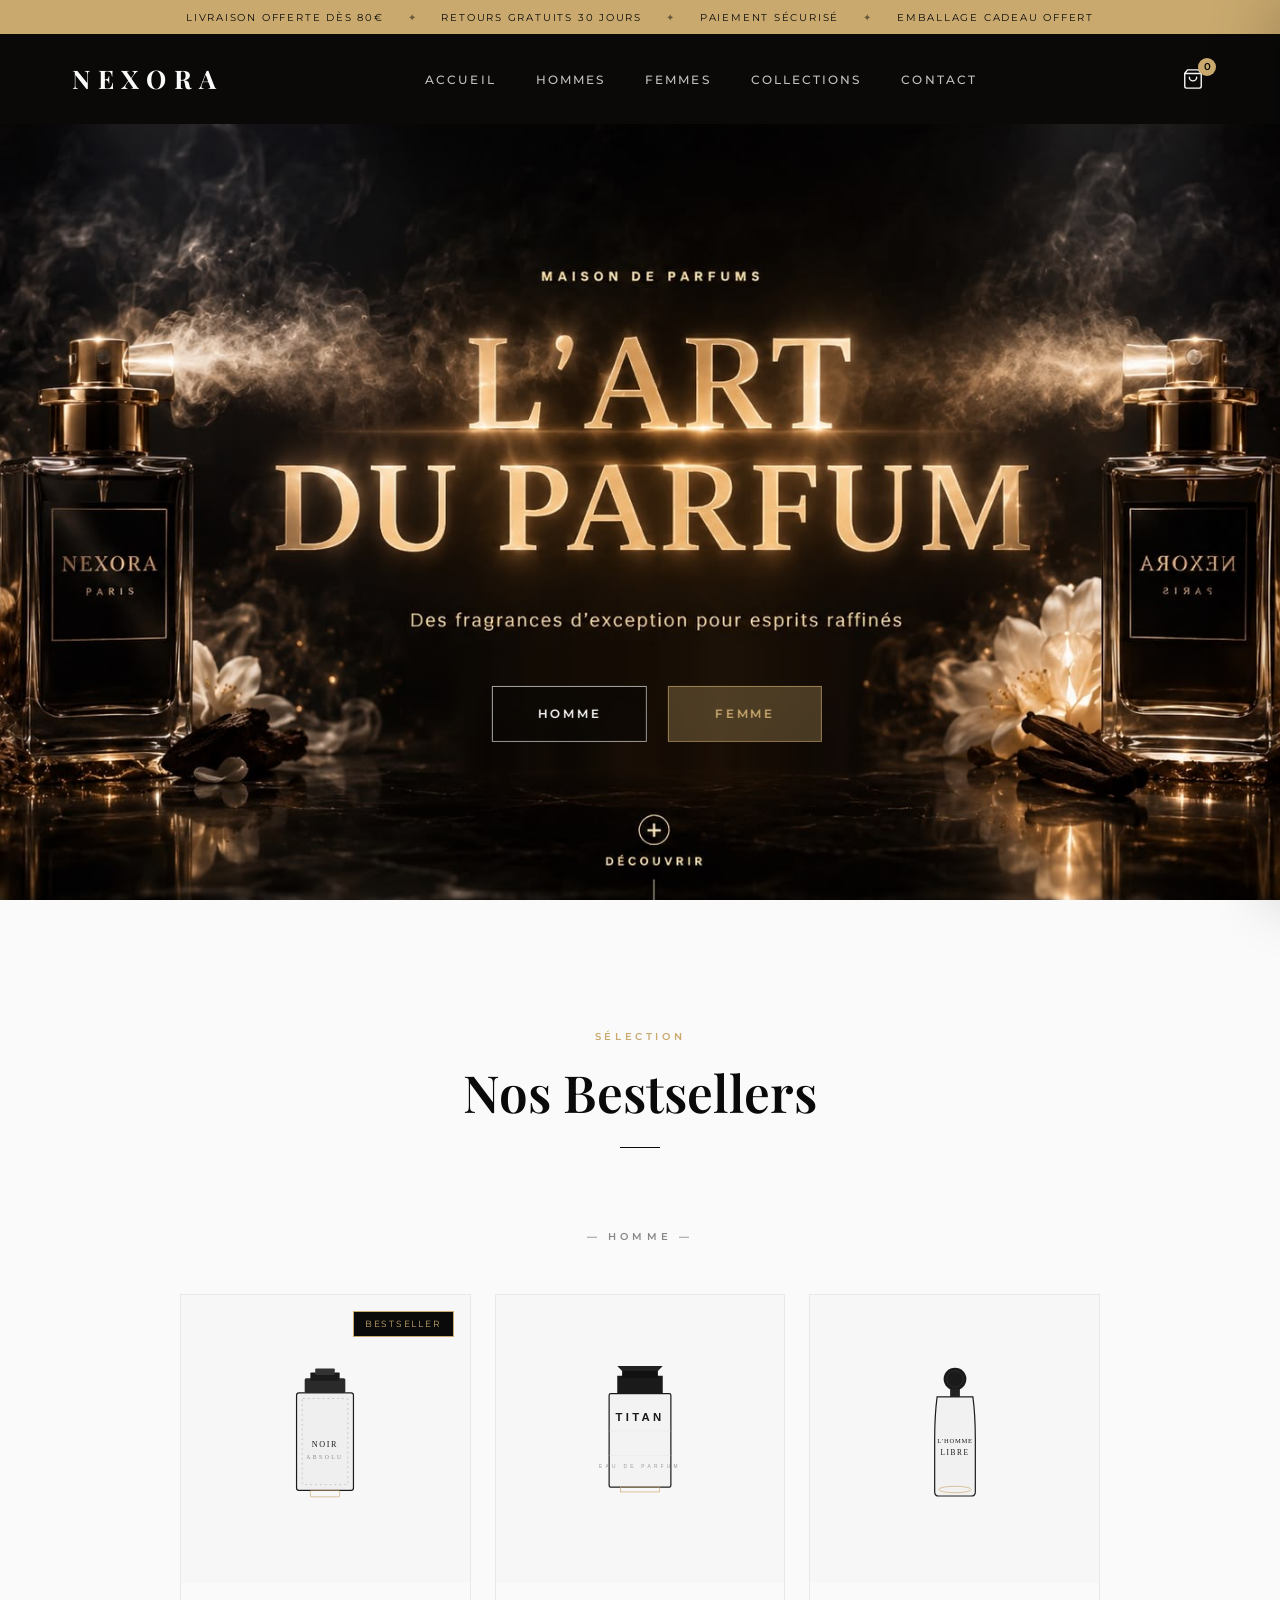
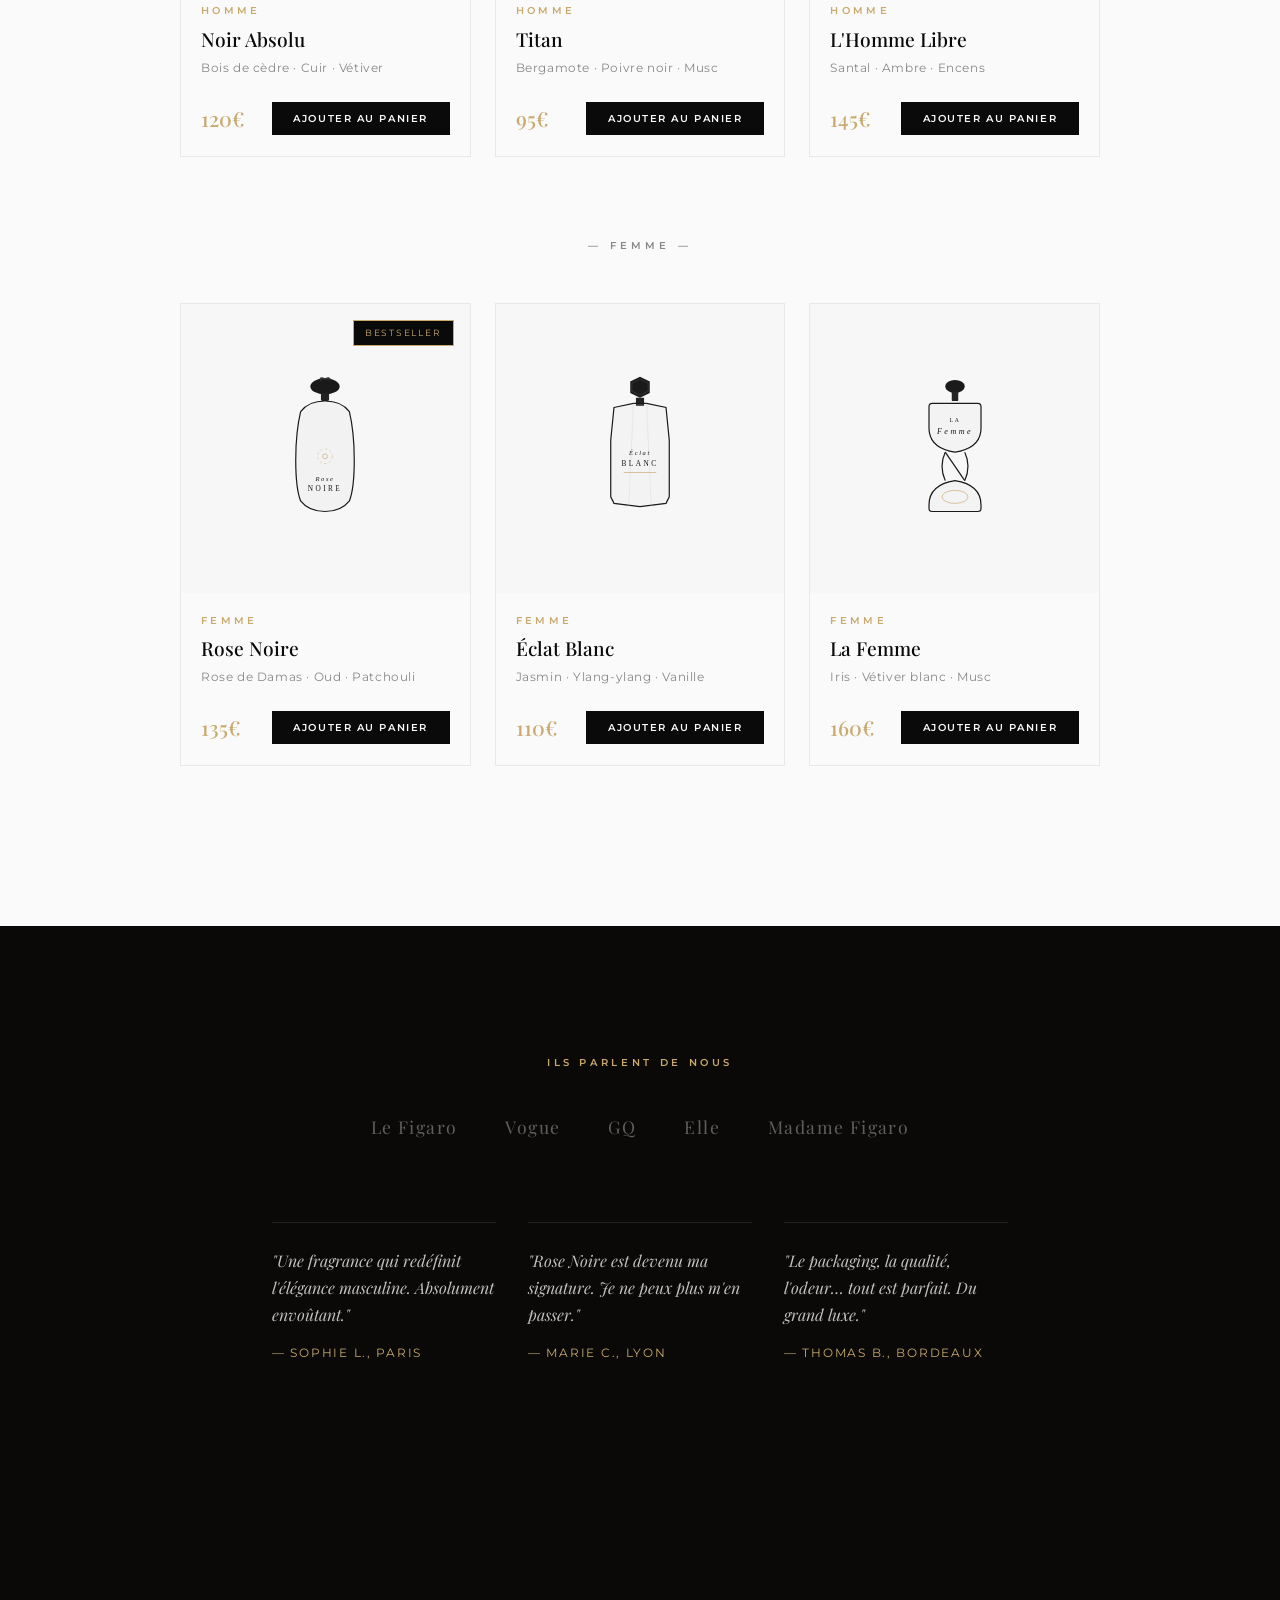
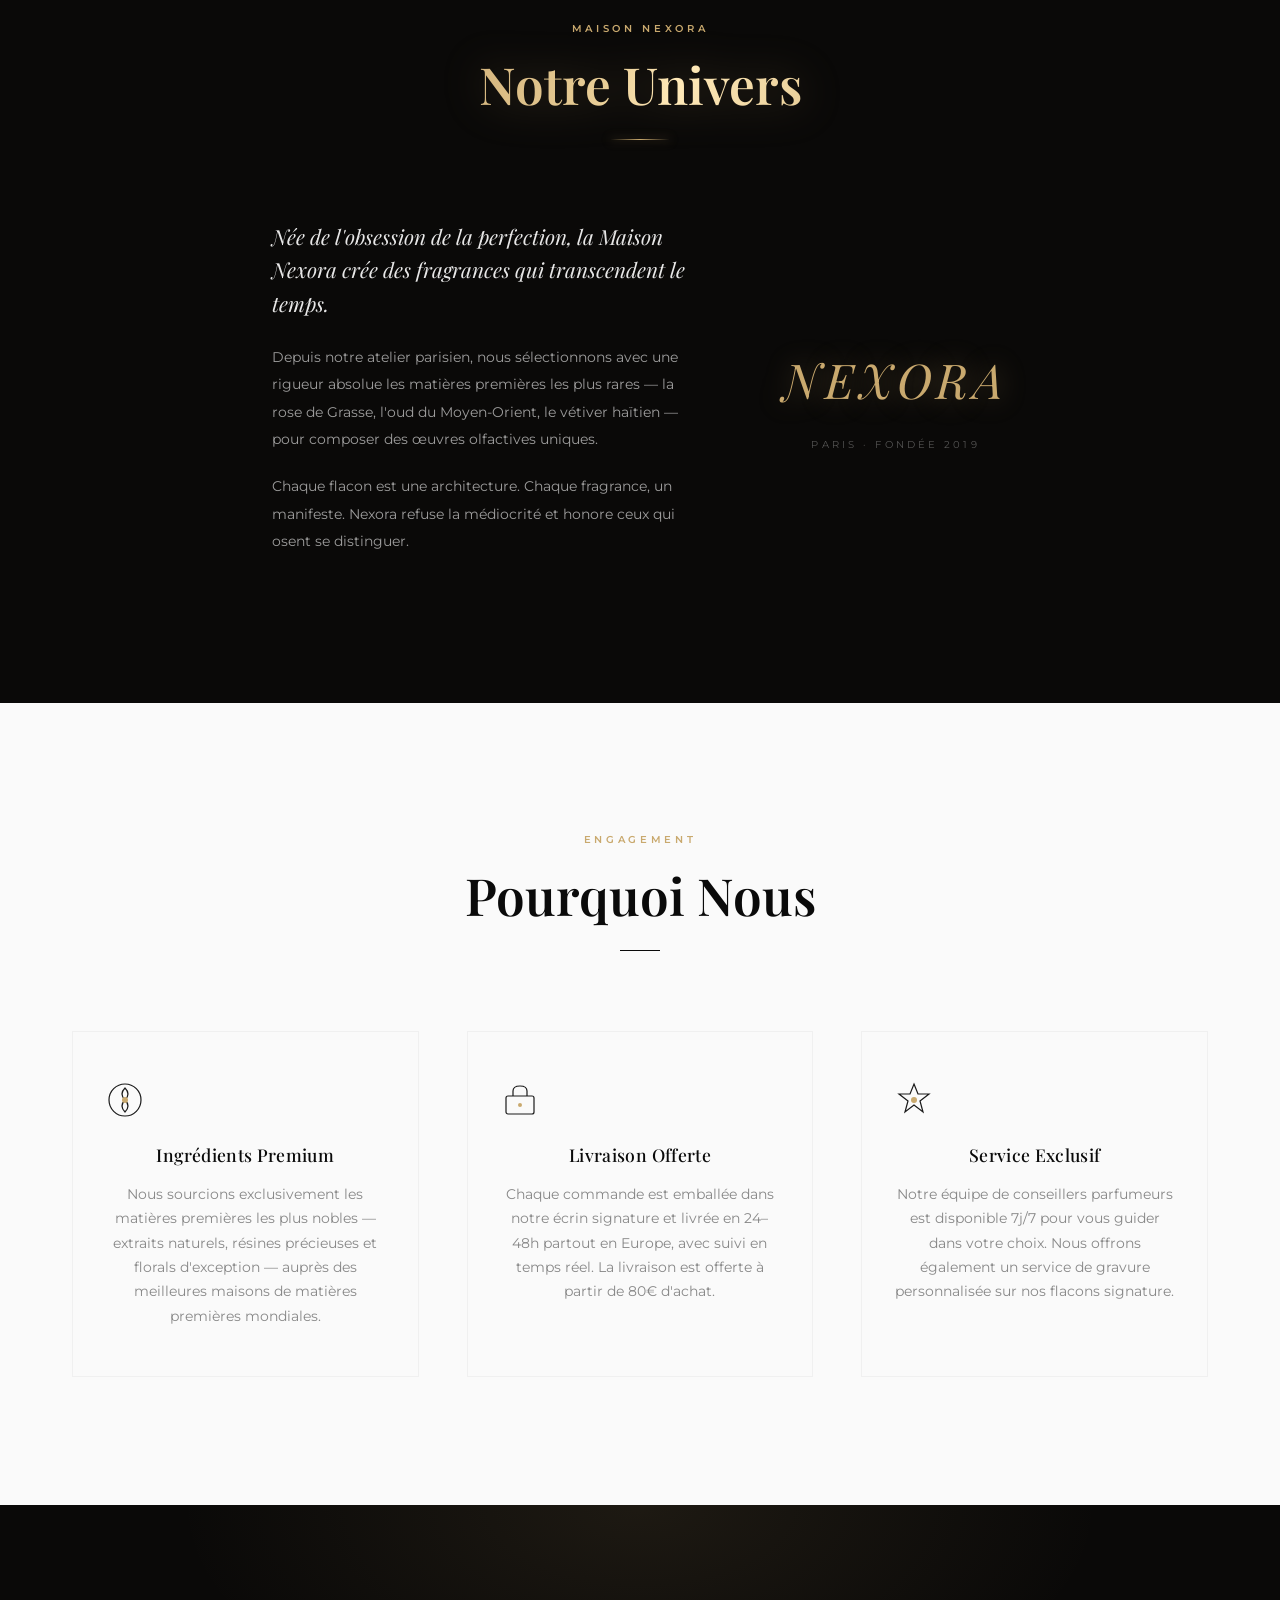
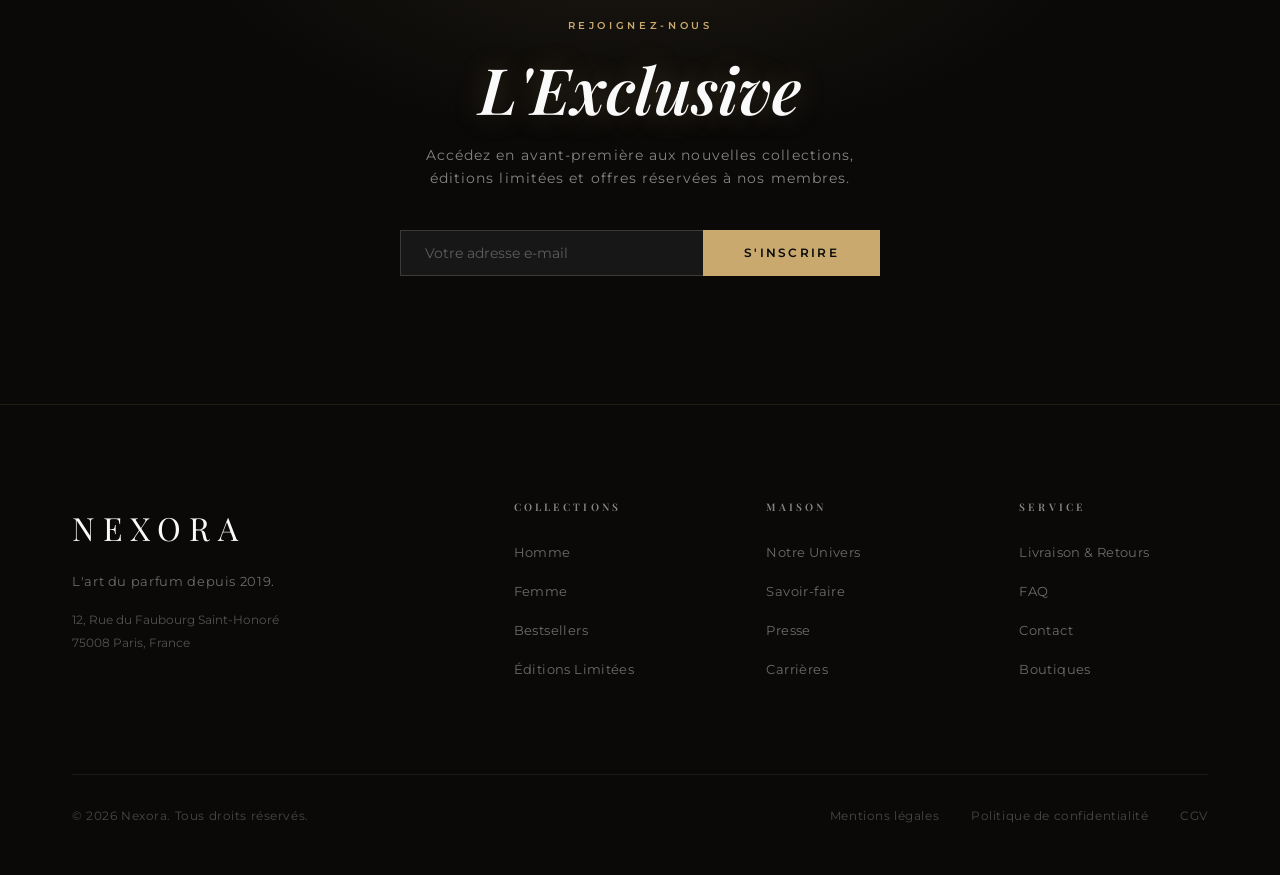
<file: index.html>
<!DOCTYPE html>
<html lang="fr">
<head>
  <meta charset="UTF-8" />
  <meta name="viewport" content="width=device-width, initial-scale=1.0" />
  <meta name="description" content="Nexora – Maison de parfums de luxe. Des fragrances d'exception pour esprits raffinés." />
  <title>Nexora – L'Art du Parfum</title>
  <link rel="stylesheet" href="styles.css" />
  <link rel="preconnect" href="https://fonts.googleapis.com" />
  <link rel="preconnect" href="https://fonts.gstatic.com" crossorigin />
  <link href="https://fonts.googleapis.com/css2?family=Playfair+Display:ital,wght@0,400;0,500;0,600;0,700;1,400;1,500&family=Montserrat:wght@300;400;500;600&display=swap" rel="stylesheet" />
</head>
<body>

  <!-- TOPBAR (bandeau réassurance + header empilés, fixés en haut) -->
  <div class="topbar" id="topbar">

  <!-- REASSURANCE BAR -->
  <div class="reassurance-bar">
    <div class="reassurance-bar__inner">
      <span>Livraison offerte dès 80€</span>
      <span class="rbar-sep">✦</span>
      <span>Retours gratuits 30 jours</span>
      <span class="rbar-sep">✦</span>
      <span>Paiement sécurisé</span>
      <span class="rbar-sep">✦</span>
      <span>Emballage cadeau offert</span>
    </div>
  </div>

  <!-- HEADER -->
  <header class="header" id="header">
    <div class="header__inner">
      <button class="hamburger" id="hamburger" aria-label="Menu">
        <span></span><span></span><span></span>
      </button>
      <a href="#" class="logo">NEXORA</a>
      <nav class="nav" id="nav">
        <ul class="nav__list">
          <li><a href="#hero" class="nav__link">Accueil</a></li>
          <li><a href="#hommes" class="nav__link">Hommes</a></li>
          <li><a href="#femmes" class="nav__link">Femmes</a></li>
          <li><a href="#univers" class="nav__link">Collections</a></li>
          <li><a href="#contact" class="nav__link">Contact</a></li>
        </ul>
      </nav>
      <button class="cart-btn" id="cartBtn" aria-label="Panier">
        <svg width="22" height="22" viewBox="0 0 24 24" fill="none" stroke="currentColor" stroke-width="1.5" stroke-linecap="round" stroke-linejoin="round">
          <path d="M6 2L3 6v14a2 2 0 002 2h14a2 2 0 002-2V6l-3-4z"/><line x1="3" y1="6" x2="21" y2="6"/><path d="M16 10a4 4 0 01-8 0"/>
        </svg>
        <span class="cart-counter" id="cartCounter">0</span>
      </button>
    </div>
  </header>

  </div><!-- /.topbar -->

  <!-- CART SIDEBAR -->
  <div class="cart-overlay" id="cartOverlay"></div>
  <aside class="cart-sidebar" id="cartSidebar">
    <div class="cart-sidebar__header">
      <h2 class="cart-sidebar__title">Mon Panier</h2>
      <button class="cart-close" id="cartClose" aria-label="Fermer">&#10005;</button>
    </div>
    <div class="cart-sidebar__items" id="cartItems">
      <p class="cart-empty">Votre panier est vide.</p>
    </div>
    <div class="cart-sidebar__footer" id="cartFooter" style="display:none">
      <div class="cart-total">
        <span>Total</span>
        <span id="cartTotal">0€</span>
      </div>
      <button class="btn btn--filled btn--full">Commander</button>
    </div>
  </aside>

  <!-- HERO -->
  <section class="hero hero--image" id="hero">

    <!-- Image plein écran (titre, flacons et boutons inclus dans l'image) -->
    <img class="hero__photo" src="assets/hero.jpg" alt="Nexora — L'Art du Parfum" loading="eager"
         onerror="this.closest('.hero').classList.remove('hero--image'); this.remove();" />

    <!-- Titre accessible (SEO/lecteurs d'écran), masqué visuellement -->
    <h1 class="sr-only">Nexora — L'Art du Parfum</h1>

    <!-- Vrais boutons HOMME / FEMME cliquables -->
    <div class="hero__ctas-overlay">
      <a href="#hommes" class="btn btn--hero">Homme</a>
      <a href="#femmes" class="btn btn--hero btn--hero-filled">Femme</a>
    </div>

  <div class="hero__stage">

    <!-- ══ CLUSTER GAUCHE — flacon réaliste ══ -->
    <div class="hero__cluster hero__cluster--left" aria-hidden="true">
      <div class="cluster__scene">

        <!-- Flacon photo réaliste -->
        <img class="cluster__photo" src="assets/perfume.jpg" alt="" loading="eager" />

        <!-- Rayons de spray en éventail + brume -->
        <div class="cluster__spray">
          <div class="spray-ray" style="--a:-30deg;--w:145px;--d:1.9s;--t:0s"></div>
          <div class="spray-ray" style="--a:-20deg;--w:162px;--d:2.1s;--t:0.20s"></div>
          <div class="spray-ray" style="--a:-10deg;--w:172px;--d:2.0s;--t:0.40s"></div>
          <div class="spray-ray" style="--a:0deg;  --w:178px;--d:2.2s;--t:0.60s"></div>
          <div class="spray-ray" style="--a:10deg; --w:172px;--d:2.0s;--t:0.80s"></div>
          <div class="spray-ray" style="--a:20deg; --w:162px;--d:2.1s;--t:1.0s"></div>
          <div class="spray-ray" style="--a:30deg; --w:145px;--d:1.9s;--t:1.2s"></div>
          <!-- brume -->
          <span class="mp" style="--s:4px;--dx:165px;--dy:-24px;--d:2.4s;--t:0s;   --c:rgba(201,169,110,0.9)"></span>
          <span class="mp" style="--s:7px;--dx:140px;--dy:9px;  --d:2.7s;--t:0.25s;--c:rgba(255,255,255,0.5)"></span>
          <span class="mp" style="--s:3px;--dx:180px;--dy:-7px; --d:2.2s;--t:0.50s;--c:rgba(201,169,110,0.75)"></span>
          <span class="mp" style="--s:5px;--dx:125px;--dy:24px; --d:2.9s;--t:0.75s;--c:rgba(255,255,255,0.42)"></span>
          <span class="mp" style="--s:3px;--dx:195px;--dy:-16px;--d:2.3s;--t:1.0s; --c:rgba(201,169,110,0.80)"></span>
          <span class="mp" style="--s:8px;--dx:118px;--dy:5px;  --d:3.1s;--t:1.25s;--c:rgba(255,255,255,0.30)"></span>
          <span class="mp" style="--s:3px;--dx:205px;--dy:-32px;--d:2.5s;--t:1.5s; --c:rgba(201,169,110,0.65)"></span>
          <span class="mp" style="--s:5px;--dx:148px;--dy:32px; --d:2.8s;--t:0.12s;--c:rgba(255,255,255,0.45)"></span>
          <span class="mp" style="--s:4px;--dx:215px;--dy:10px; --d:2.3s;--t:1.7s; --c:rgba(201,169,110,0.70)"></span>
          <span class="mp" style="--s:6px;--dx:130px;--dy:-18px;--d:3.0s;--t:0.38s;--c:rgba(255,255,255,0.36)"></span>
          <span class="mp" style="--s:2px;--dx:190px;--dy:18px; --d:2.1s;--t:0.88s;--c:rgba(201,169,110,0.85)"></span>
          <span class="mp" style="--s:4px;--dx:155px;--dy:-40px;--d:2.6s;--t:2.0s; --c:rgba(255,255,255,0.40)"></span>
        </div>

        <!-- Fragments dorés flottants -->
        <div class="cluster__frags">
          <span class="cfrag" style="--x:6px;  --y:-28px;--fs:5px;--fd:3.8s;--ft:0s"></span>
          <span class="cfrag" style="--x:-18px;--y:55px; --fs:4px;--fd:4.3s;--ft:0.8s"></span>
          <span class="cfrag" style="--x:108px;--y:18px; --fs:6px;--fd:3.6s;--ft:1.5s"></span>
          <span class="cfrag" style="--x:3px;  --y:195px;--fs:4px;--fd:4.9s;--ft:0.4s"></span>
          <span class="cfrag" style="--x:130px;--y:130px;--fs:3px;--fd:5.2s;--ft:1.1s"></span>
        </div>

      </div>
    </div>

    <!-- ══ CONTENU CENTRAL ══ -->
    <div class="hero__content">
      <p class="hero__eyebrow fade-in">Maison de Parfums</p>
      <h1 class="hero__title hero__title--shine fade-in delay-1">L'ART<br>DU PARFUM</h1>
      <p class="hero__subtitle fade-in delay-2">Des fragrances d'exception pour esprits raffinés</p>
      <div class="hero__ctas fade-in delay-3">
        <a href="#hommes" class="btn btn--outlined">Homme</a>
        <a href="#femmes" class="btn btn--filled">Femme</a>
      </div>
    </div>

    <!-- ══ CLUSTER DROIT (miroir CSS) ══ -->
    <div class="hero__cluster hero__cluster--right" aria-hidden="true">
      <div class="cluster__scene">

        <img class="cluster__photo" src="assets/perfume.jpg" alt="" loading="eager" />

        <div class="cluster__spray">
          <div class="spray-ray" style="--a:-30deg;--w:145px;--d:1.9s;--t:0.10s"></div>
          <div class="spray-ray" style="--a:-20deg;--w:162px;--d:2.1s;--t:0.30s"></div>
          <div class="spray-ray" style="--a:-10deg;--w:172px;--d:2.0s;--t:0.50s"></div>
          <div class="spray-ray" style="--a:0deg;  --w:178px;--d:2.2s;--t:0.70s"></div>
          <div class="spray-ray" style="--a:10deg; --w:172px;--d:2.0s;--t:0.90s"></div>
          <div class="spray-ray" style="--a:20deg; --w:162px;--d:2.1s;--t:1.10s"></div>
          <div class="spray-ray" style="--a:30deg; --w:145px;--d:1.9s;--t:1.30s"></div>
          <span class="mp" style="--s:4px;--dx:165px;--dy:-24px;--d:2.4s;--t:0.15s;--c:rgba(201,169,110,0.9)"></span>
          <span class="mp" style="--s:7px;--dx:140px;--dy:9px;  --d:2.7s;--t:0.40s;--c:rgba(255,255,255,0.5)"></span>
          <span class="mp" style="--s:3px;--dx:180px;--dy:-7px; --d:2.2s;--t:0.65s;--c:rgba(201,169,110,0.75)"></span>
          <span class="mp" style="--s:5px;--dx:125px;--dy:24px; --d:2.9s;--t:0.90s;--c:rgba(255,255,255,0.42)"></span>
          <span class="mp" style="--s:3px;--dx:195px;--dy:-16px;--d:2.3s;--t:1.15s;--c:rgba(201,169,110,0.80)"></span>
          <span class="mp" style="--s:8px;--dx:118px;--dy:5px;  --d:3.1s;--t:1.40s;--c:rgba(255,255,255,0.30)"></span>
          <span class="mp" style="--s:3px;--dx:205px;--dy:-32px;--d:2.5s;--t:1.65s;--c:rgba(201,169,110,0.65)"></span>
          <span class="mp" style="--s:5px;--dx:148px;--dy:32px; --d:2.8s;--t:0.27s;--c:rgba(255,255,255,0.45)"></span>
          <span class="mp" style="--s:4px;--dx:215px;--dy:10px; --d:2.3s;--t:1.85s;--c:rgba(201,169,110,0.70)"></span>
          <span class="mp" style="--s:6px;--dx:130px;--dy:-18px;--d:3.0s;--t:0.53s;--c:rgba(255,255,255,0.36)"></span>
          <span class="mp" style="--s:2px;--dx:190px;--dy:18px; --d:2.1s;--t:1.03s;--c:rgba(201,169,110,0.85)"></span>
          <span class="mp" style="--s:4px;--dx:155px;--dy:-40px;--d:2.6s;--t:2.15s;--c:rgba(255,255,255,0.40)"></span>
        </div>

        <div class="cluster__frags">
          <span class="cfrag" style="--x:6px;  --y:-28px;--fs:5px;--fd:3.8s;--ft:0.2s"></span>
          <span class="cfrag" style="--x:-18px;--y:55px; --fs:4px;--fd:4.3s;--ft:1.0s"></span>
          <span class="cfrag" style="--x:108px;--y:18px; --fs:6px;--fd:3.6s;--ft:1.7s"></span>
          <span class="cfrag" style="--x:3px;  --y:195px;--fs:4px;--fd:4.9s;--ft:0.6s"></span>
          <span class="cfrag" style="--x:130px;--y:130px;--fs:3px;--fd:5.2s;--ft:1.3s"></span>
        </div>

      </div>
    </div>

  </div><!-- /.hero__stage -->

    <div class="hero__scroll-indicator">
      <span>Découvrir</span>
      <div class="scroll-line"></div>
    </div>
  </section>

  <!-- BESTSELLERS -->
  <section class="section section--white" id="bestsellers">
    <div class="container">
      <div class="section-header animate-on-scroll">
        <p class="section-eyebrow">Sélection</p>
        <h2 class="section-title">Nos Bestsellers</h2>
        <div class="title-divider"></div>
      </div>

      <!-- HOMME -->
      <div class="category-label animate-on-scroll" id="hommes">
        <span>— Homme —</span>
      </div>
      <div class="products-grid">

        <article class="product-card animate-on-scroll" data-id="1">
          <div class="product-card__image">
            <span class="product-card__badge">Bestseller</span>
            <svg viewBox="0 0 160 180" xmlns="http://www.w3.org/2000/svg" class="bottle-svg">
              <!-- Noir Absolu: tall rectangular flacon with angular cap -->
              <rect x="55" y="15" width="50" height="18" rx="2" fill="#2a2a2a"/>
              <rect x="62" y="8" width="36" height="10" rx="1" fill="#1a1a1a"/>
              <rect x="68" y="3" width="24" height="8" rx="1" fill="#333"/>
              <rect x="45" y="33" width="70" height="120" rx="3" fill="none" stroke="#1a1a1a" stroke-width="1.5"/>
              <rect x="46" y="34" width="68" height="118" rx="2" fill="rgba(200,200,200,0.18)"/>
              <rect x="52" y="40" width="56" height="106" rx="1" fill="none" stroke="#888" stroke-width="0.5" stroke-dasharray="2,4"/>
              <text x="80" y="100" text-anchor="middle" font-family="serif" font-size="10" fill="#1a1a1a" letter-spacing="2">NOIR</text>
              <text x="80" y="115" text-anchor="middle" font-family="serif" font-size="7" fill="#888" letter-spacing="3">ABSOLU</text>
              <rect x="62" y="153" width="36" height="8" rx="1" fill="none" stroke="#c9a96e" stroke-width="0.8"/>
            </svg>
          </div>
          <div class="product-card__body">
            <p class="product-card__category">Homme</p>
            <h3 class="product-card__name">Noir Absolu</h3>
            <p class="product-card__notes">Bois de cèdre · Cuir · Vétiver</p>
            <div class="product-card__footer">
              <span class="product-card__price">120€</span>
              <button class="btn btn--filled btn--sm add-to-cart" data-id="1" data-name="Noir Absolu" data-price="120" data-category="Homme">Ajouter au panier</button>
            </div>
          </div>
        </article>

        <article class="product-card animate-on-scroll" data-id="2">
          <div class="product-card__image">
            <svg viewBox="0 0 160 180" xmlns="http://www.w3.org/2000/svg" class="bottle-svg">
              <!-- Titan: wider, more architectural bottle with thick cap -->
              <rect x="52" y="12" width="56" height="22" rx="0" fill="#1a1a1a"/>
              <rect x="58" y="6" width="44" height="9" rx="0" fill="#111"/>
              <polygon points="58,6 102,6 108,0 52,0" fill="#222"/>
              <rect x="42" y="34" width="76" height="115" rx="2" fill="none" stroke="#1a1a1a" stroke-width="1.5"/>
              <rect x="43" y="35" width="74" height="113" rx="1" fill="rgba(220,220,220,0.15)"/>
              <line x1="42" y1="80" x2="118" y2="80" stroke="#e0e0e0" stroke-width="0.5"/>
              <line x1="42" y1="110" x2="118" y2="110" stroke="#e0e0e0" stroke-width="0.5"/>
              <text x="80" y="68" text-anchor="middle" font-family="sans-serif" font-size="14" fill="#1a1a1a" letter-spacing="4" font-weight="600">TITAN</text>
              <text x="80" y="125" text-anchor="middle" font-family="sans-serif" font-size="6" fill="#999" letter-spacing="4">EAU DE PARFUM</text>
              <rect x="56" y="149" width="48" height="6" rx="0" fill="none" stroke="#c9a96e" stroke-width="0.8"/>
            </svg>
          </div>
          <div class="product-card__body">
            <p class="product-card__category">Homme</p>
            <h3 class="product-card__name">Titan</h3>
            <p class="product-card__notes">Bergamote · Poivre noir · Musc</p>
            <div class="product-card__footer">
              <span class="product-card__price">95€</span>
              <button class="btn btn--filled btn--sm add-to-cart" data-id="2" data-name="Titan" data-price="95" data-category="Homme">Ajouter au panier</button>
            </div>
          </div>
        </article>

        <article class="product-card animate-on-scroll" data-id="3">
          <div class="product-card__image">
            <svg viewBox="0 0 160 180" xmlns="http://www.w3.org/2000/svg" class="bottle-svg">
              <!-- L'Homme Libre: tall slender bottle with spherical cap -->
              <circle cx="80" cy="16" r="14" fill="#1a1a1a"/>
              <circle cx="80" cy="16" r="10" fill="none" stroke="#333" stroke-width="0.8"/>
              <rect x="74" y="28" width="12" height="10" rx="0" fill="#222"/>
              <path d="M58 38 Q55 60 55 90 L55 155 Q55 160 60 160 L100 160 Q105 160 105 155 L105 90 Q105 60 102 38 Z" fill="none" stroke="#1a1a1a" stroke-width="1.5"/>
              <path d="M59 39 Q56 61 56 90 L56 154 Q56 159 61 159 L99 159 Q104 159 104 154 L104 90 Q104 61 101 39 Z" fill="rgba(210,210,210,0.16)"/>
              <text x="80" y="95" text-anchor="middle" font-family="serif" font-size="8" fill="#1a1a1a" letter-spacing="1">L'HOMME</text>
              <text x="80" y="110" text-anchor="middle" font-family="serif" font-size="9" fill="#1a1a1a" letter-spacing="2">LIBRE</text>
              <ellipse cx="80" cy="152" rx="20" ry="4" fill="none" stroke="#c9a96e" stroke-width="0.8"/>
            </svg>
          </div>
          <div class="product-card__body">
            <p class="product-card__category">Homme</p>
            <h3 class="product-card__name">L'Homme Libre</h3>
            <p class="product-card__notes">Santal · Ambre · Encens</p>
            <div class="product-card__footer">
              <span class="product-card__price">145€</span>
              <button class="btn btn--filled btn--sm add-to-cart" data-id="3" data-name="L'Homme Libre" data-price="145" data-category="Homme">Ajouter au panier</button>
            </div>
          </div>
        </article>
      </div>

      <!-- FEMME -->
      <div class="category-label animate-on-scroll" id="femmes">
        <span>— Femme —</span>
      </div>
      <div class="products-grid">

        <article class="product-card animate-on-scroll" data-id="4">
          <div class="product-card__image">
            <span class="product-card__badge">Bestseller</span>
            <svg viewBox="0 0 160 180" xmlns="http://www.w3.org/2000/svg" class="bottle-svg">
              <!-- Rose Noire: rounded feminine flacon with floral cap motif -->
              <ellipse cx="80" cy="14" rx="18" ry="10" fill="#1a1a1a"/>
              <path d="M80 4 Q88 0 86 8 Q84 4 80 6 Q76 4 74 8 Q72 0 80 4Z" fill="#333"/>
              <rect x="75" y="22" width="10" height="10" rx="2" fill="#222"/>
              <path d="M50 45 Q44 70 44 105 Q44 140 50 155 Q60 168 80 168 Q100 168 110 155 Q116 140 116 105 Q116 70 110 45 Q100 32 80 32 Q60 32 50 45Z" fill="none" stroke="#1a1a1a" stroke-width="1.5"/>
              <path d="M51 46 Q45 71 45 105 Q45 139 51 154 Q61 167 80 167 Q99 167 109 154 Q115 139 115 105 Q115 71 109 46 Q99 33 80 33 Q61 33 51 46Z" fill="rgba(215,215,215,0.15)"/>
              <!-- floral motif -->
              <circle cx="80" cy="100" r="3" fill="none" stroke="#c9a96e" stroke-width="0.8"/>
              <circle cx="80" cy="100" r="9" fill="none" stroke="#c9a96e" stroke-width="0.5" stroke-dasharray="3,3"/>
              <text x="80" y="130" text-anchor="middle" font-family="serif" font-size="8" fill="#1a1a1a" letter-spacing="2" font-style="italic">Rose</text>
              <text x="80" y="143" text-anchor="middle" font-family="serif" font-size="9" fill="#1a1a1a" letter-spacing="3">NOIRE</text>
            </svg>
          </div>
          <div class="product-card__body">
            <p class="product-card__category">Femme</p>
            <h3 class="product-card__name">Rose Noire</h3>
            <p class="product-card__notes">Rose de Damas · Oud · Patchouli</p>
            <div class="product-card__footer">
              <span class="product-card__price">135€</span>
              <button class="btn btn--filled btn--sm add-to-cart" data-id="4" data-name="Rose Noire" data-price="135" data-category="Femme">Ajouter au panier</button>
            </div>
          </div>
        </article>

        <article class="product-card animate-on-scroll" data-id="5">
          <div class="product-card__image">
            <svg viewBox="0 0 160 180" xmlns="http://www.w3.org/2000/svg" class="bottle-svg">
              <!-- Éclat Blanc: hexagonal/faceted bottle, art deco -->
              <polygon points="80,2 92,8 92,22 80,28 68,22 68,8" fill="#1a1a1a"/>
              <polygon points="80,5 90,10 90,20 80,25 70,20 70,10" fill="none" stroke="#555" stroke-width="0.5"/>
              <rect x="75" y="28" width="10" height="10" rx="0" fill="#222"/>
              <!-- faceted body -->
              <polygon points="48,40 72,35 88,35 112,40 116,80 116,150 112,158 80,162 48,158 44,150 44,80" fill="none" stroke="#1a1a1a" stroke-width="1.5"/>
              <polygon points="49,41 72,36 88,36 111,41 115,81 115,149 111,157 80,161 49,157 45,149 45,81" fill="rgba(215,215,215,0.14)"/>
              <!-- facet lines -->
              <line x1="72" y1="35" x2="66" y2="162" stroke="#ccc" stroke-width="0.4"/>
              <line x1="88" y1="35" x2="94" y2="162" stroke="#ccc" stroke-width="0.4"/>
              <text x="80" y="98" text-anchor="middle" font-family="serif" font-size="8" fill="#1a1a1a" letter-spacing="2" font-style="italic">Éclat</text>
              <text x="80" y="112" text-anchor="middle" font-family="serif" font-size="9" fill="#1a1a1a" letter-spacing="3">BLANC</text>
              <line x1="60" y1="120" x2="100" y2="120" stroke="#c9a96e" stroke-width="0.8"/>
            </svg>
          </div>
          <div class="product-card__body">
            <p class="product-card__category">Femme</p>
            <h3 class="product-card__name">Éclat Blanc</h3>
            <p class="product-card__notes">Jasmin · Ylang-ylang · Vanille</p>
            <div class="product-card__footer">
              <span class="product-card__price">110€</span>
              <button class="btn btn--filled btn--sm add-to-cart" data-id="5" data-name="Éclat Blanc" data-price="110" data-category="Femme">Ajouter au panier</button>
            </div>
          </div>
        </article>

        <article class="product-card animate-on-scroll" data-id="6">
          <div class="product-card__image">
            <svg viewBox="0 0 160 180" xmlns="http://www.w3.org/2000/svg" class="bottle-svg">
              <!-- La Femme: hourglass silhouette, very elegant -->
              <ellipse cx="80" cy="14" rx="12" ry="8" fill="#1a1a1a"/>
              <rect x="76" y="20" width="8" height="12" rx="1" fill="#222"/>
              <!-- hourglass shape -->
              <path d="M52 35 L108 35 Q112 35 112 39 L112 65 Q112 90 80 95 Q48 90 48 65 L48 39 Q48 35 52 35Z" fill="none" stroke="#1a1a1a" stroke-width="1.5"/>
              <path d="M48 160 Q48 135 80 130 Q112 135 112 160 L112 164 Q112 168 108 168 L52 168 Q48 168 48 164Z" fill="none" stroke="#1a1a1a" stroke-width="1.5"/>
              <path d="M53 36 L107 36 Q111 36 111 40 L111 65 Q111 89 80 94 Q49 89 49 65 L49 40 Q49 36 53 36Z" fill="rgba(215,215,215,0.14)"/>
              <path d="M49 161 Q49 136 80 131 Q111 136 111 161 L111 163 Q111 167 107 167 L53 167 Q49 167 49 163Z" fill="rgba(215,215,215,0.14)"/>
              <!-- waist connecting line -->
              <line x1="68" y1="95" x2="92" y2="130" stroke="#1a1a1a" stroke-width="1.5"/>
              <line x1="68" y1="95" x2="62" y2="130" stroke="none"/>
              <path d="M68 95 Q60 112 68 130" fill="none" stroke="#1a1a1a" stroke-width="1.5"/>
              <path d="M92 95 Q100 112 92 130" fill="none" stroke="#1a1a1a" stroke-width="1.5"/>
              <text x="80" y="58" text-anchor="middle" font-family="serif" font-size="7" fill="#1a1a1a" letter-spacing="2">LA</text>
              <text x="80" y="72" text-anchor="middle" font-family="serif" font-size="10" fill="#1a1a1a" letter-spacing="3" font-style="italic">Femme</text>
              <ellipse cx="80" cy="150" rx="16" ry="8" fill="none" stroke="#c9a96e" stroke-width="0.8"/>
            </svg>
          </div>
          <div class="product-card__body">
            <p class="product-card__category">Femme</p>
            <h3 class="product-card__name">La Femme</h3>
            <p class="product-card__notes">Iris · Vétiver blanc · Musc</p>
            <div class="product-card__footer">
              <span class="product-card__price">160€</span>
              <button class="btn btn--filled btn--sm add-to-cart" data-id="6" data-name="La Femme" data-price="160" data-category="Femme">Ajouter au panier</button>
            </div>
          </div>
        </article>

      </div>
    </div>
  </section>

  <!-- PRESSE / SOCIAL PROOF -->
  <section class="section section--black" id="presse">
    <div class="container container--narrow">
      <div class="section-header animate-on-scroll">
        <p class="section-eyebrow section-eyebrow--light">Ils parlent de nous</p>
        <div class="press-logos">
          <span class="press-logo">Le Figaro</span>
          <span class="press-logo">Vogue</span>
          <span class="press-logo">GQ</span>
          <span class="press-logo">Elle</span>
          <span class="press-logo">Madame Figaro</span>
        </div>
      </div>
      <div class="testimonials animate-on-scroll">
        <blockquote class="testimonial">
          <p class="testimonial__text">"Une fragrance qui redéfinit l'élégance masculine. Absolument envoûtant."</p>
          <footer class="testimonial__author">— Sophie L., Paris</footer>
        </blockquote>
        <blockquote class="testimonial">
          <p class="testimonial__text">"Rose Noire est devenu ma signature. Je ne peux plus m'en passer."</p>
          <footer class="testimonial__author">— Marie C., Lyon</footer>
        </blockquote>
        <blockquote class="testimonial">
          <p class="testimonial__text">"Le packaging, la qualité, l'odeur… tout est parfait. Du grand luxe."</p>
          <footer class="testimonial__author">— Thomas B., Bordeaux</footer>
        </blockquote>
      </div>
    </div>
  </section>

  <!-- NOTRE UNIVERS -->
  <section class="section section--dark" id="univers">
    <div class="container container--narrow">
      <div class="section-header animate-on-scroll">
        <p class="section-eyebrow section-eyebrow--light">Maison Nexora</p>
        <h2 class="section-title section-title--light">Notre Univers</h2>
        <div class="title-divider title-divider--gold"></div>
      </div>
      <div class="univers-content animate-on-scroll">
        <div class="univers-text">
          <p class="lead-text">Née de l'obsession de la perfection, la Maison Nexora crée des fragrances qui transcendent le temps.</p>
          <p>Depuis notre atelier parisien, nous sélectionnons avec une rigueur absolue les matières premières les plus rares — la rose de Grasse, l'oud du Moyen-Orient, le vétiver haïtien — pour composer des œuvres olfactives uniques.</p>
          <p>Chaque flacon est une architecture. Chaque fragrance, un manifeste. Nexora refuse la médiocrité et honore ceux qui osent se distinguer.</p>
        </div>
        <div class="univers-signature">
          <span class="signature-text">NEXORA</span>
          <span class="signature-sub">Paris · Fondée 2019</span>
        </div>
      </div>
    </div>
  </section>

  <!-- POURQUOI NOUS -->
  <section class="section section--white" id="pourquoi">
    <div class="container">
      <div class="section-header animate-on-scroll">
        <p class="section-eyebrow">Engagement</p>
        <h2 class="section-title">Pourquoi Nous</h2>
        <div class="title-divider"></div>
      </div>
      <div class="features-grid">
        <div class="feature-card animate-on-scroll">
          <div class="feature-icon">
            <svg width="40" height="40" viewBox="0 0 40 40" fill="none" stroke="#1a1a1a" stroke-width="1.2">
              <circle cx="20" cy="20" r="16"/>
              <path d="M20 8 Q26 14 20 20 Q14 14 20 8Z"/>
              <path d="M20 20 Q26 26 20 32 Q14 26 20 20Z"/>
              <circle cx="20" cy="20" r="3" fill="#c9a96e" stroke="none"/>
            </svg>
          </div>
          <h3 class="feature-title">Ingrédients Premium</h3>
          <p class="feature-text">Nous sourcions exclusivement les matières premières les plus nobles — extraits naturels, résines précieuses et florals d'exception — auprès des meilleures maisons de matières premières mondiales.</p>
        </div>
        <div class="feature-card animate-on-scroll">
          <div class="feature-icon">
            <svg width="40" height="40" viewBox="0 0 40 40" fill="none" stroke="#1a1a1a" stroke-width="1.2">
              <rect x="6" y="16" width="28" height="18" rx="2"/>
              <path d="M13 16 L13 11 Q13 6 20 6 Q27 6 27 11 L27 16"/>
              <circle cx="20" cy="25" r="2" fill="#c9a96e" stroke="none"/>
            </svg>
          </div>
          <h3 class="feature-title">Livraison Offerte</h3>
          <p class="feature-text">Chaque commande est emballée dans notre écrin signature et livrée en 24–48h partout en Europe, avec suivi en temps réel. La livraison est offerte à partir de 80€ d'achat.</p>
        </div>
        <div class="feature-card animate-on-scroll">
          <div class="feature-icon">
            <svg width="40" height="40" viewBox="0 0 40 40" fill="none" stroke="#1a1a1a" stroke-width="1.2">
              <path d="M20 4 L24 14 L35 14 L26 21 L29 32 L20 25 L11 32 L14 21 L5 14 L16 14 Z"/>
              <circle cx="20" cy="20" r="3" fill="#c9a96e" stroke="none"/>
            </svg>
          </div>
          <h3 class="feature-title">Service Exclusif</h3>
          <p class="feature-text">Notre équipe de conseillers parfumeurs est disponible 7j/7 pour vous guider dans votre choix. Nous offrons également un service de gravure personnalisée sur nos flacons signature.</p>
        </div>
      </div>
    </div>
  </section>

  <!-- NEWSLETTER -->
  <section class="newsletter" id="newsletter">
    <div class="container container--narrow">
      <div class="newsletter__inner animate-on-scroll">
        <p class="section-eyebrow section-eyebrow--light">Rejoignez-nous</p>
        <h2 class="newsletter__title">L'Exclusive</h2>
        <p class="newsletter__subtitle">Accédez en avant-première aux nouvelles collections, éditions limitées et offres réservées à nos membres.</p>
        <form class="newsletter__form" id="newsletterForm">
          <input type="email" class="newsletter__input" placeholder="Votre adresse e-mail" required aria-label="Email"/>
          <button type="submit" class="btn btn--gold">S'inscrire</button>
        </form>
        <p class="newsletter__success" id="newsletterSuccess">Merci ! Vous faites désormais partie de l'Exclusive.</p>
      </div>
    </div>
  </section>

  <!-- FOOTER -->
  <footer class="footer" id="contact">
    <div class="container">
      <div class="footer__grid">
        <div class="footer__brand">
          <span class="footer__logo">NEXORA</span>
          <p class="footer__tagline">L'art du parfum depuis 2019.</p>
          <p class="footer__address">12, Rue du Faubourg Saint-Honoré<br/>75008 Paris, France</p>
        </div>
        <div class="footer__col">
          <h4 class="footer__heading">Collections</h4>
          <ul class="footer__list">
            <li><a href="#hommes">Homme</a></li>
            <li><a href="#femmes">Femme</a></li>
            <li><a href="#bestsellers">Bestsellers</a></li>
            <li><a href="#">Éditions Limitées</a></li>
          </ul>
        </div>
        <div class="footer__col">
          <h4 class="footer__heading">Maison</h4>
          <ul class="footer__list">
            <li><a href="#univers">Notre Univers</a></li>
            <li><a href="#">Savoir-faire</a></li>
            <li><a href="#">Presse</a></li>
            <li><a href="#">Carrières</a></li>
          </ul>
        </div>
        <div class="footer__col">
          <h4 class="footer__heading">Service</h4>
          <ul class="footer__list">
            <li><a href="#">Livraison &amp; Retours</a></li>
            <li><a href="#">FAQ</a></li>
            <li><a href="#">Contact</a></li>
            <li><a href="#">Boutiques</a></li>
          </ul>
        </div>
      </div>
      <div class="footer__bottom">
        <p>&copy; 2026 Nexora. Tous droits réservés.</p>
        <div class="footer__legal">
          <a href="#">Mentions légales</a>
          <a href="#">Politique de confidentialité</a>
          <a href="#">CGV</a>
        </div>
      </div>
    </div>
  </footer>

  <!-- TOAST -->
  <div class="toast" id="toast"></div>

  <script src="script.js"></script>
</body>
</html>
</file>
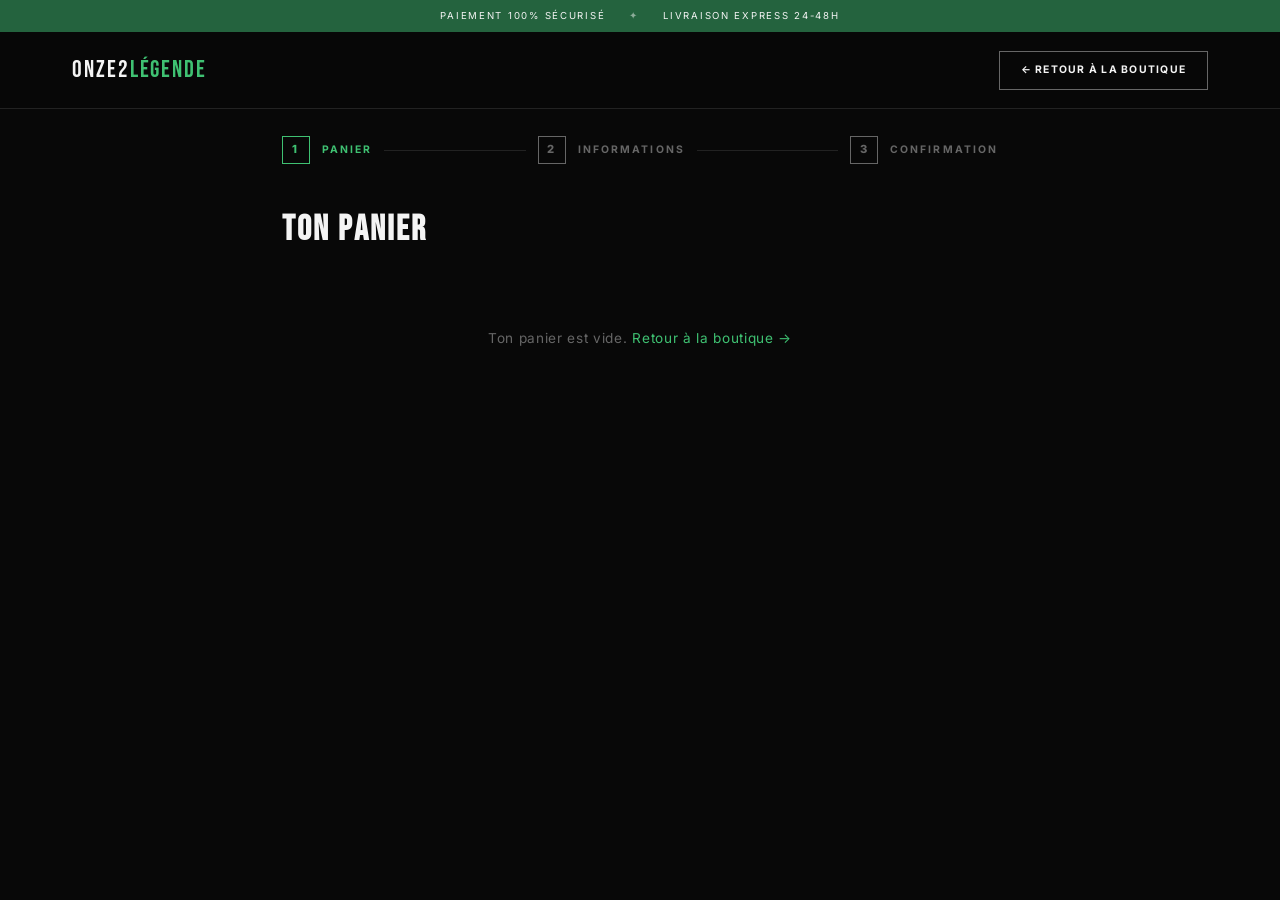
<file: onze2legende/checkout.html>
<!DOCTYPE html>
<html lang="fr">
<head>
  <meta charset="UTF-8" />
  <meta name="viewport" content="width=device-width, initial-scale=1.0" />
  <title>Commander – Onze2Légende</title>
  <link rel="stylesheet" href="styles.css" />
  <link rel="preconnect" href="https://fonts.googleapis.com" />
  <link rel="preconnect" href="https://fonts.gstatic.com" crossorigin />
  <link href="https://fonts.googleapis.com/css2?family=Bebas+Neue&family=Inter:wght@300;400;500;600;700;800;900&display=swap" rel="stylesheet" />
</head>
<body>

  <!-- TOPBAR (simplified) -->
  <div class="topbar" id="topbar">
    <div class="rbar">
      <div class="rbar__inner">
        <span>Paiement 100% sécurisé</span>
        <span class="rbar-sep">✦</span>
        <span>Livraison express 24-48h</span>
      </div>
    </div>
    <header class="header">
      <div class="header__inner">
        <a href="index.html" class="logo">
          <span class="logo__o2">ONZE2</span><span class="logo__leg">LÉGENDE</span>
        </a>
        <a href="index.html" class="btn btn--outline-white btn--sm">← Retour à la boutique</a>
      </div>
    </header>
  </div>

  <main class="checkout-page">
    <div class="checkout-container">

      <!-- ÉTAPES -->
      <div class="checkout-steps" id="checkoutSteps">
        <div class="checkout-step-indicator active" id="ind-1">
          <span class="step-num">1</span>
          <span>Panier</span>
        </div>
        <div class="step-sep"></div>
        <div class="checkout-step-indicator" id="ind-2">
          <span class="step-num">2</span>
          <span>Informations</span>
        </div>
        <div class="step-sep"></div>
        <div class="checkout-step-indicator" id="ind-3">
          <span class="step-num">3</span>
          <span>Confirmation</span>
        </div>
      </div>

      <!-- ÉTAPE 1 : PANIER -->
      <div class="step active" id="step1">
        <h2 class="checkout-title">TON PANIER</h2>
        <div id="co-items">
          <p class="cart-empty">Ton panier est vide. <a href="index.html" style="color:var(--vert-vif)">Retour à la boutique →</a></p>
        </div>
        <div id="co-summary" style="display:none">
          <div class="checkout-subtotal">
            <span>Livraison</span>
            <span id="co-shipping">Gratuite</span>
          </div>
          <div class="checkout-total">
            <span>Total</span>
            <span id="co-total">0€</span>
          </div>
          <button class="btn btn--green btn--full" id="toStep2" style="font-size:0.8rem;padding:1rem;">
            Continuer vers les informations →
          </button>
        </div>
      </div>

      <!-- ÉTAPE 2 : INFOS + PAIEMENT -->
      <div class="step" id="step2">
        <h2 class="checkout-title">TES INFORMATIONS</h2>
        <form id="infoForm">
          <div class="form-section">
            <h4>Coordonnées</h4>
            <div class="form-row">
              <div class="form-field"><input type="text" name="prenom" placeholder="Prénom" required /></div>
              <div class="form-field"><input type="text" name="nom" placeholder="Nom" required /></div>
            </div>
            <div class="form-field"><input type="email" name="email" placeholder="Email" required /></div>
            <div class="form-field"><input type="tel" name="tel" placeholder="Téléphone (optionnel)" /></div>
          </div>
          <div class="form-section">
            <h4>Adresse de livraison</h4>
            <div class="form-field"><input type="text" name="adresse" placeholder="Adresse" required /></div>
            <div class="form-row">
              <div class="form-field"><input type="text" name="cp" placeholder="Code postal" required /></div>
              <div class="form-field"><input type="text" name="ville" placeholder="Ville" required /></div>
            </div>
            <div class="form-field">
              <select name="pays">
                <option value="france">France</option>
                <option value="belgique">Belgique</option>
                <option value="suisse">Suisse</option>
                <option value="luxembourg">Luxembourg</option>
                <option value="canada">Canada</option>
              </select>
            </div>
          </div>
          <div class="form-section">
            <h4>Paiement sécurisé</h4>
            <p class="payment-badge">Toutes les transactions sont chiffrées (SSL)</p>
            <div class="form-field"><input type="text" placeholder="Numéro de carte" value="4242 4242 4242 4242" readonly /></div>
            <div class="form-row">
              <div class="form-field"><input type="text" placeholder="MM / AA" value="12 / 28" readonly /></div>
              <div class="form-field"><input type="text" placeholder="CVV" value="123" readonly /></div>
            </div>
            <p style="font-size:0.65rem;color:var(--gris);letter-spacing:0.08em;margin-top:0.5rem;">
              Ceci est une démonstration — aucun paiement réel n'est effectué.
            </p>
          </div>
          <button type="submit" class="btn btn--green btn--full" style="font-size:0.8rem;padding:1rem;">
            Confirmer la commande →
          </button>
        </form>
      </div>

      <!-- ÉTAPE 3 : CONFIRMATION -->
      <div class="step" id="step3">
        <div class="confirm-screen">
          <div class="confirm-icon">✓</div>
          <h2>COMMANDE CONFIRMÉE !</h2>
          <p class="order-num" id="orderNum"></p>
          <p>Un email de confirmation a été envoyé à <strong id="confirmEmail"></strong></p>
          <p style="margin-top:1.5rem;">Livraison estimée : <strong>dans 2 à 4 jours ouvrés</strong></p>
          <a href="index.html" class="btn btn--green" style="margin-top:2.5rem;display:inline-flex;">
            Retour à la boutique
          </a>
        </div>
      </div>

    </div>
  </main>

<script>
'use strict';
/* Minimal JERSEYS data and SVG builder (copy from script.js) */
const JERSEYS = {
  1:  { body:'#0B1B42', sleeve:'#0B1B42', cuff:'#E1122B', collar:'#FFFFFF', text:'#FFFFFF', num:'10', name:'MBAPPÉ',    code:'FRA', stars:2, starCol:'#D4AF37', pattern:'diag-fra' },
  2:  { body:'#F0F0F0', sleeve:'#F0F0F0', cuff:'#E1122B', collar:'#0B1B42', text:'#0B1B42', num:'7',  name:'GRIEZMANN', code:'FRA', stars:2, starCol:'#D4AF37', pattern:'diag-fra' },
  3:  { body:'#F7D000', sleeve:'#F7D000', cuff:'#009C3B', collar:'#009C3B', text:'#003087', num:'10', name:'VINI JR',   code:'BRA', stars:5, starCol:'#003087' },
  4:  { body:'#74ACDF', sleeve:'#74ACDF', cuff:'#74ACDF', collar:'#74ACDF', text:'#0A2A66', num:'10', name:'MESSI',     code:'ARG', stars:3, starCol:'#FFD24A', pattern:'stripes-ar' },
  5:  { body:'#C60B1E', sleeve:'#C60B1E', cuff:'#F1BF00', collar:'#F1BF00', text:'#FFFFFF', num:'19', name:'YAMAL',     code:'ESP', stars:1, starCol:'#F1BF00' },
  6:  { body:'#C4161C', sleeve:'#C4161C', cuff:'#006600', collar:'#006600', text:'#FFE14A', num:'7',  name:'RONALDO',   code:'POR', stars:0, starCol:'#FFE14A' },
  7:  { body:'#C1272D', sleeve:'#C1272D', cuff:'#006633', collar:'#006633', text:'#FFFFFF', num:'2',  name:'HAKIMI',    code:'MAR', stars:0, starCol:'#FFD24A' },
  8:  { body:'#EFEFEF', sleeve:'#EFEFEF', cuff:'#1A1A1A', collar:'#1A1A1A', text:'#1A1A1A', num:'10', name:'MUSIALA',   code:'GER', stars:4, starCol:'#1A1A1A' },
  9:  { body:'#F5F5F5', sleeve:'#F5F5F5', cuff:'#CF081F', collar:'#CF081F', text:'#0A1F5C', num:'10', name:'BELLINGHAM',code:'ENG', stars:1, starCol:'#CF081F' },
  10: { body:'#1B4FA0', sleeve:'#1B4FA0', cuff:'#FFFFFF', collar:'#FFFFFF', text:'#FFFFFF', num:'14', name:'CHIESA',    code:'ITA', stars:4, starCol:'#FFD24A' },
};

let _svgUID = 0;
function shadeColor(hex, p) {
  hex = (hex || '#cccccc').replace('#','');
  if (hex.length === 3) hex = hex.split('').map(c => c + c).join('');
  let r = parseInt(hex.slice(0,2),16), g = parseInt(hex.slice(2,4),16), b = parseInt(hex.slice(4,6),16);
  const t = p < 0 ? 0 : 255, a = Math.abs(p);
  r = Math.round((t-r)*a + r); g = Math.round((t-g)*a + g); b = Math.round((t-b)*a + b);
  const h = v => v.toString(16).padStart(2,'0');
  return '#' + h(r) + h(g) + h(b);
}

function buildJerseySVG(id) {
  const j = JERSEYS[id];
  if (!j) return '';
  const uid  = 'co' + (_svgUID++);
  const base = j.body || '#cccccc';
  const slBase = j.sleeve || base;
  const sc   = j.starCol || '#FFD24A';
  const tc   = j.text    || '#ffffff';
  const sl   = (hex, p) => shadeColor(hex, p);
  let defs = `<linearGradient id="bg_${uid}" x1="0.18" y1="0" x2="0.82" y2="1"><stop offset="0%" stop-color="${sl(base,0.22)}"/><stop offset="42%" stop-color="${base}"/><stop offset="100%" stop-color="${sl(base,-0.28)}"/></linearGradient><linearGradient id="slg_${uid}" x1="0" y1="0" x2="0" y2="1"><stop offset="0%" stop-color="${sl(slBase,0.16)}"/><stop offset="100%" stop-color="${sl(slBase,-0.32)}"/></linearGradient><filter id="sh_${uid}" x="-28%" y="-12%" width="156%" height="148%"><feDropShadow dx="0" dy="10" stdDeviation="9" flood-color="#000" flood-opacity="0.52"/></filter>`;
  let bodyFill = `url(#bg_${uid})`, sleeveFill = `url(#slg_${uid})`;
  if (j.pattern === 'stripes-ar') {
    defs += `<pattern id="par_${uid}" width="16" height="1" patternUnits="userSpaceOnUse"><rect width="16" height="1" fill="#fff"/><rect width="8" height="1" fill="#74ACDF"/></pattern>`;
    bodyFill = sleeveFill = `url(#par_${uid})`;
  }
  if (j.pattern === 'diag-fra') {
    const isLight = parseInt(base.replace('#','').slice(0,2),16) > 180;
    const stripe = isLight ? sl(base,-0.09) : sl(base,0.10);
    defs += `<pattern id="pdia_${uid}" width="20" height="20" patternUnits="userSpaceOnUse" patternTransform="rotate(45 100 120)"><rect width="20" height="20" fill="${base}"/><rect width="10" height="20" fill="${stripe}"/></pattern>`;
    bodyFill = sleeveFill = `url(#pdia_${uid})`;
  }
  const ns = Math.min(j.stars || 0, 5);
  const bx = 132, by = 90, br = 13, stY = by - br - 4;
  let starsHTML = '';
  if (ns > 0) {
    const fs = ns >= 4 ? 7 : 9, gap = ns >= 4 ? 9 : 12;
    const stX0 = bx - (ns * gap)/2 + gap/2;
    for (let i = 0; i < ns; i++) starsHTML += `<text x="${stX0+i*gap}" y="${stY}" text-anchor="middle" fill="${sc}" font-family="serif" font-size="${fs}">★</text>`;
  }
  const collarAccent = j.cuff !== j.collar ? `<path d="M75,42 Q100,30 125,42 L124,46 Q100,34 76,46 Z" fill="${j.cuff}" opacity="0.80"/>` : '';
  return `<svg viewBox="0 0 200 240" xmlns="http://www.w3.org/2000/svg" class="jersey-svg" aria-hidden="true"><defs>${defs}</defs>
    <g filter="url(#sh_${uid})">
      <path d="M62,40 L24,22 L4,72 L40,78 Z" fill="${sleeveFill}" stroke="${sl(slBase,-0.28)}" stroke-width="0.5"/>
      <path d="M138,40 L176,22 L196,72 L160,78 Z" fill="${sleeveFill}" stroke="${sl(slBase,-0.28)}" stroke-width="0.5"/>
      <path d="M4,72 L24,22 L30,27 L10,76 Z" fill="${j.cuff}"/>
      <path d="M196,72 L176,22 L170,27 L190,76 Z" fill="${j.cuff}"/>
      <path d="M62,40 L40,78 L44,230 Q44,237 53,237 L147,237 Q156,237 156,230 L160,78 L138,40 L100,56 Z" fill="${bodyFill}" stroke="${sl(base,-0.28)}" stroke-width="0.5"/>
      <path d="M62,40 Q100,24 138,40 L100,56 Z" fill="${j.collar}"/>
      <path d="M74,41 Q100,28 126,41 L100,52 Z" fill="${sl(j.collar,-0.20)}" opacity="0.55"/>
      ${collarAccent}
    </g>
    ${starsHTML}
    <circle cx="${bx}" cy="${by}" r="${br}" fill="${sc}" opacity="0.90"/>
    <text x="${bx}" y="${by+4}" text-anchor="middle" fill="${base}" font-family="Inter,sans-serif" font-weight="900" font-size="6">${j.code}</text>
    <path d="M${68-9},${90+5} C${68+3},${90-8} ${68+17},${90-1} ${68+15},${90+6} C${68+11},${90+11} ${68-1},${90+7} ${68-9},${90+5} Z" fill="${sc}" opacity="0.88"/>
    <path id="narc_${uid}" d="M40,142 Q100,130 160,142" fill="none"/>
    <text fill="${tc}" font-family="Inter,sans-serif" font-weight="800" font-size="12" letter-spacing="1"><textPath href="#narc_${uid}" startOffset="50%" text-anchor="middle">${j.name||j.code}</textPath></text>
    <text x="100" y="213" text-anchor="middle" fill="${tc}" font-family="Inter,sans-serif" font-weight="900" font-size="62" opacity="0.11">${j.num}</text>
    <text x="100" y="213" text-anchor="middle" fill="${tc}" font-family="Inter,sans-serif" font-weight="900" font-size="62">${j.num}</text></svg>`;
}

let cart = JSON.parse(localStorage.getItem('o2l-cart') || '[]');

function cartTotal() { return cart.reduce((s,i) => s + i.price * i.qty, 0); }

function removeItem(id, size) {
  cart = cart.filter(i => !(i.id === id && i.size === size));
  localStorage.setItem('o2l-cart', JSON.stringify(cart));
  renderStep1();
}

function renderStep1() {
  const el = document.getElementById('co-items');
  const summary = document.getElementById('co-summary');
  if (!el) return;
  if (cart.length === 0) {
    el.innerHTML = '<p class="cart-empty">Ton panier est vide. <a href="index.html" style="color:var(--vert-vif)">Retour à la boutique →</a></p>';
    if (summary) summary.style.display = 'none';
    return;
  }
  if (summary) summary.style.display = 'block';
  const total = cartTotal();
  document.getElementById('co-total').textContent = total + '€';
  document.getElementById('co-shipping').textContent = total >= 60 ? 'Gratuite' : '4.90€';
  el.innerHTML = cart.map(item => `
    <div class="checkout-item">
      <div class="checkout-item__svg">${buildJerseySVG(item.id)}</div>
      <div class="checkout-item__info">
        <p class="checkout-item__name">${item.name}</p>
        <p class="checkout-item__meta">Taille : ${item.size} · Qté : ${item.qty}</p>
        <span class="checkout-item__remove" data-id="${item.id}" data-size="${item.size}">Retirer</span>
      </div>
      <span class="checkout-item__price">${item.price * item.qty}€</span>
    </div>`).join('');
  document.querySelectorAll('.checkout-item__remove').forEach(btn => {
    btn.addEventListener('click', () => removeItem(btn.dataset.id, btn.dataset.size));
  });
}

function setStep(n) {
  [1,2,3].forEach(i => {
    document.getElementById(`step${i}`)?.classList.toggle('active', i === n);
    const ind = document.getElementById(`ind-${i}`);
    if (ind) {
      ind.classList.toggle('active', i === n);
      ind.classList.toggle('done', i < n);
    }
  });
}

document.getElementById('toStep2')?.addEventListener('click', () => {
  if (cart.length === 0) return;
  setStep(2);
  window.scrollTo({ top: 0, behavior: 'smooth' });
});

document.getElementById('infoForm')?.addEventListener('submit', function(e) {
  e.preventDefault();
  const email = this.querySelector('[name="email"]')?.value || 'ton@email.com';
  const orderNum = '#O2L' + Math.random().toString(36).slice(2,8).toUpperCase();
  document.getElementById('orderNum').textContent = orderNum;
  document.getElementById('confirmEmail').textContent = email;
  localStorage.removeItem('o2l-cart');
  setStep(3);
  window.scrollTo({ top: 0, behavior: 'smooth' });
});

renderStep1();
</script>
</body>
</html>
</file>
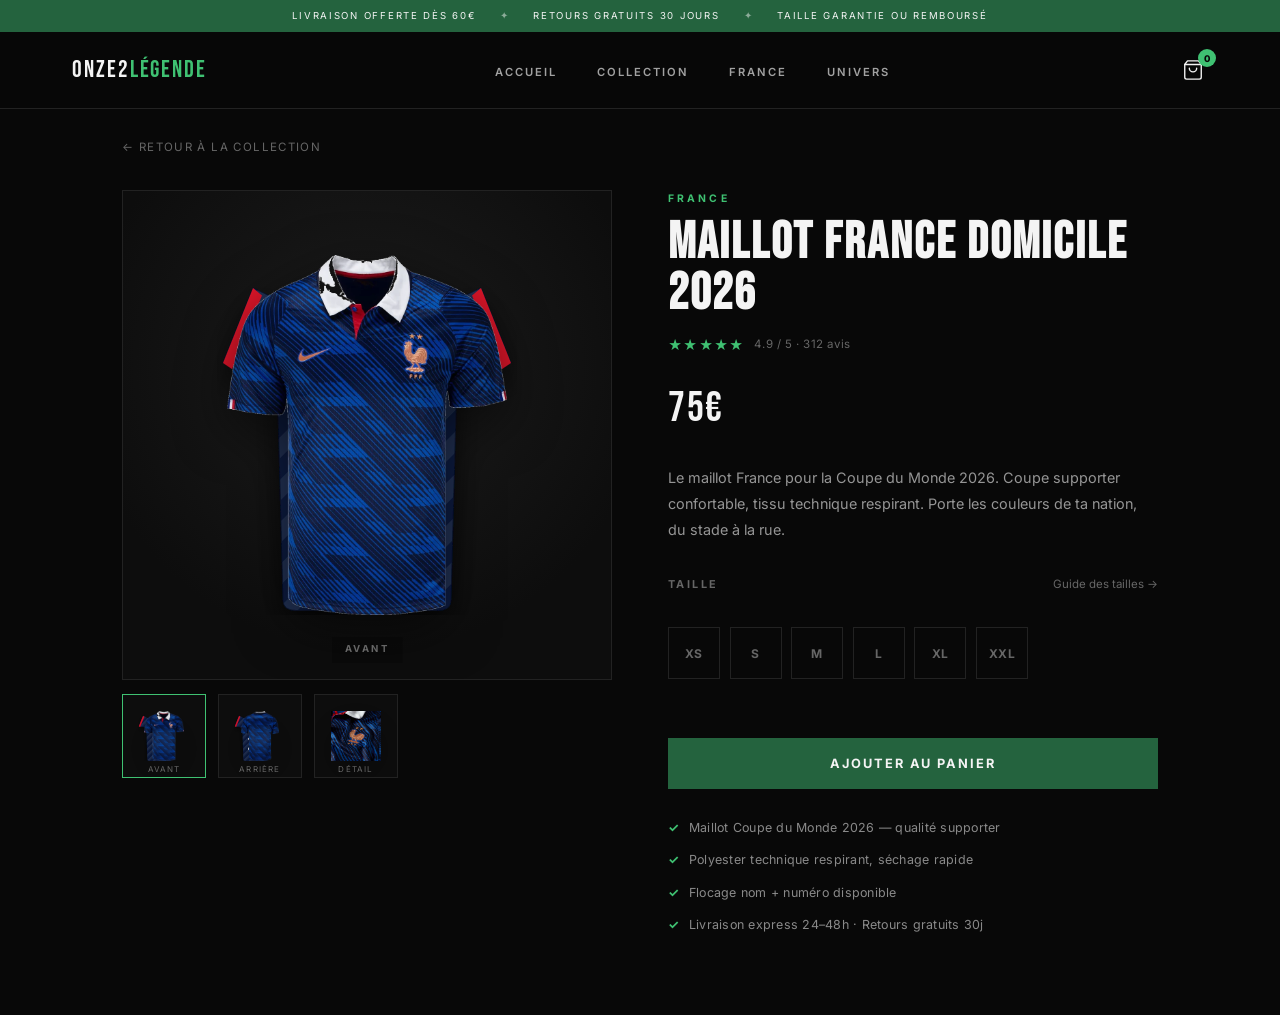
<file: onze2legende/produit.html>
<!DOCTYPE html>
<html lang="fr">
<head>
  <meta charset="UTF-8" />
  <meta name="viewport" content="width=device-width, initial-scale=1.0" />
  <title>Fiche produit – Onze2Légende</title>
  <link rel="stylesheet" href="styles.css" />
  <link rel="preconnect" href="https://fonts.googleapis.com" />
  <link rel="preconnect" href="https://fonts.gstatic.com" crossorigin />
  <link href="https://fonts.googleapis.com/css2?family=Bebas+Neue&family=Inter:wght@300;400;500;600;700;800;900&display=swap" rel="stylesheet" />
</head>
<body>

  <!-- TOPBAR -->
  <div class="topbar" id="topbar">
    <div class="rbar">
      <div class="rbar__inner">
        <span>Livraison offerte dès 60€</span>
        <span class="rbar-sep">✦</span>
        <span>Retours gratuits 30 jours</span>
        <span class="rbar-sep">✦</span>
        <span>Taille garantie ou remboursé</span>
      </div>
    </div>
    <header class="header">
      <div class="header__inner">
        <a href="index.html" class="logo"><span class="logo__o2">ONZE2</span><span class="logo__leg">LÉGENDE</span></a>
        <nav class="nav" id="nav">
          <ul class="nav__list">
            <li><a href="index.html#hero" class="nav__link">Accueil</a></li>
            <li><a href="index.html#collection" class="nav__link">Collection</a></li>
            <li><a href="index.html#france" class="nav__link">France</a></li>
            <li><a href="index.html#univers" class="nav__link">Univers</a></li>
          </ul>
        </nav>
        <button class="cart-btn" id="cartBtn" aria-label="Panier">
          <svg width="22" height="22" viewBox="0 0 24 24" fill="none" stroke="currentColor" stroke-width="1.5" stroke-linecap="round" stroke-linejoin="round">
            <path d="M6 2L3 6v14a2 2 0 002 2h14a2 2 0 002-2V6l-3-4z"/><line x1="3" y1="6" x2="21" y2="6"/><path d="M16 10a4 4 0 01-8 0"/>
          </svg>
          <span class="cart-count" id="cartCount">0</span>
        </button>
      </div>
    </header>
  </div>

  <!-- CART -->
  <div class="cart-overlay" id="cartOverlay"></div>
  <aside class="cart-sidebar" id="cartSidebar">
    <div class="cart-sidebar__header">
      <h2 class="cart-sidebar__title">Mon Panier</h2>
      <button class="cart-close" id="cartClose" aria-label="Fermer">✕</button>
    </div>
    <div class="cart-sidebar__items" id="cartItems"><p class="cart-empty">Ton panier est vide.</p></div>
    <div class="cart-sidebar__footer" id="cartFooter" style="display:none">
      <div class="cart-total"><span>Total</span><span id="cartTotal">0€</span></div>
      <a href="checkout.html" class="btn btn--green btn--full">Commander →</a>
    </div>
  </aside>

  <main class="pdp">
    <div class="pdp-wrap">
      <a href="index.html#collection" class="pdp-back">← Retour à la collection</a>
      <div class="pdp-grid">

        <!-- GALERIE -->
        <div class="pdp-gallery">
          <div class="pdp-main">
            <div class="pdp-mannequin" id="pdpMannequin"></div>
            <div class="pdp-visual" id="pdpVisual"></div>
            <span class="pdp-view-label" id="pdpViewLabel">Avant</span>
          </div>
          <div class="pdp-thumbs" id="pdpThumbs"></div>
          <p class="pdp-mann-note">Présenté sur buste — sans mannequin visible</p>
        </div>

        <!-- INFOS -->
        <div class="pdp-info">
          <p class="pdp-nation" id="pdpNation"></p>
          <h1 class="pdp-name" id="pdpName"></h1>
          <div class="pdp-rating">
            <span class="pdp-stars">★★★★★</span>
            <span class="pdp-rating-text">4.9 / 5 · 312 avis</span>
          </div>
          <p class="pdp-price" id="pdpPrice"></p>
          <p class="pdp-desc" id="pdpDesc"></p>

          <div class="pdp-size-block">
            <div class="pdp-size-head">
              <h4 class="pdp-size-label">Taille</h4>
              <a href="#" class="size-guide-link">Guide des tailles →</a>
            </div>
            <div class="size-options" id="sizeOptions">
              <button class="size-btn" data-size="XS">XS</button>
              <button class="size-btn" data-size="S">S</button>
              <button class="size-btn" data-size="M">M</button>
              <button class="size-btn" data-size="L">L</button>
              <button class="size-btn" data-size="XL">XL</button>
              <button class="size-btn" data-size="XXL">XXL</button>
            </div>
            <p class="pdp-size-warn" id="pdpSizeWarn">Choisis une taille pour continuer.</p>
          </div>

          <button class="btn btn--green btn--full pdp-add" id="pdpAdd">Ajouter au panier</button>

          <ul class="pdp-details">
            <li><span>✓</span> Maillot Coupe du Monde 2026 — qualité supporter</li>
            <li><span>✓</span> Polyester technique respirant, séchage rapide</li>
            <li><span>✓</span> Flocage nom + numéro disponible</li>
            <li><span>✓</span> Livraison express 24–48h · Retours gratuits 30j</li>
          </ul>
        </div>

      </div>
    </div>
  </main>

  <div class="toast" id="toast"></div>

<script>
'use strict';

/* ── DATA JERSEYS ─────────────────────────────────────────── */
const JERSEYS = {
  1:  { body:'#0B1B42', sleeve:'#0B1B42', cuff:'#E1122B', collar:'#FFFFFF', text:'#FFFFFF', num:'10', name:'MBAPPÉ',    code:'FRA', stars:2, starCol:'#D4AF37', pattern:'diag-fra' },
  2:  { body:'#F0F0F0', sleeve:'#F0F0F0', cuff:'#E1122B', collar:'#0B1B42', text:'#0B1B42', num:'7',  name:'GRIEZMANN', code:'FRA', stars:2, starCol:'#D4AF37', pattern:'diag-fra' },
  3:  { body:'#F7D000', sleeve:'#F7D000', cuff:'#009C3B', collar:'#009C3B', text:'#003087', num:'10', name:'VINI JR',   code:'BRA', stars:5, starCol:'#003087' },
  4:  { body:'#74ACDF', sleeve:'#74ACDF', cuff:'#74ACDF', collar:'#74ACDF', text:'#0A2A66', num:'10', name:'MESSI',     code:'ARG', stars:3, starCol:'#FFD24A', pattern:'stripes-ar' },
  5:  { body:'#C60B1E', sleeve:'#C60B1E', cuff:'#F1BF00', collar:'#F1BF00', text:'#FFFFFF', num:'19', name:'YAMAL',     code:'ESP', stars:1, starCol:'#F1BF00' },
  6:  { body:'#C4161C', sleeve:'#C4161C', cuff:'#006600', collar:'#006600', text:'#FFE14A', num:'7',  name:'RONALDO',   code:'POR', stars:0, starCol:'#FFE14A' },
  7:  { body:'#C1272D', sleeve:'#C1272D', cuff:'#006633', collar:'#006633', text:'#FFFFFF', num:'2',  name:'HAKIMI',    code:'MAR', stars:0, starCol:'#FFD24A' },
  8:  { body:'#EFEFEF', sleeve:'#EFEFEF', cuff:'#1A1A1A', collar:'#1A1A1A', text:'#1A1A1A', num:'10', name:'MUSIALA',   code:'GER', stars:4, starCol:'#1A1A1A' },
  9:  { body:'#F5F5F5', sleeve:'#F5F5F5', cuff:'#CF081F', collar:'#CF081F', text:'#0A1F5C', num:'10', name:'BELLINGHAM',code:'ENG', stars:1, starCol:'#CF081F' },
  10: { body:'#1B4FA0', sleeve:'#1B4FA0', cuff:'#FFFFFF', collar:'#FFFFFF', text:'#FFFFFF', num:'14', name:'CHIESA',    code:'ITA', stars:4, starCol:'#FFD24A' },
};

const PRODUCTS = {
  1:  { name:'Maillot France Domicile 2026',     price:75, nation:'France',     slug:'france-domicile', detail:true },
  2:  { name:'Maillot France Extérieur 2026',    price:75, nation:'France',     slug:'france-exterieur' },
  3:  { name:'Maillot Brésil Domicile 2026',     price:70, nation:'Brésil',     slug:'bresil' },
  4:  { name:'Maillot Argentine Domicile 2026',  price:70, nation:'Argentine',  slug:'argentine' },
  5:  { name:'Maillot Espagne Domicile 2026',    price:70, nation:'Espagne',    slug:'espagne' },
  6:  { name:'Maillot Portugal Domicile 2026',   price:70, nation:'Portugal',   slug:'portugal' },
  7:  { name:'Maillot Maroc Domicile 2026',      price:68, nation:'Maroc',      slug:'maroc' },
  8:  { name:'Maillot Allemagne Domicile 2026',  price:70, nation:'Allemagne',  slug:'allemagne' },
  9:  { name:'Maillot Angleterre Domicile 2026', price:70, nation:'Angleterre', slug:'angleterre' },
  10: { name:'Maillot Italie Domicile 2026',     price:68, nation:'Italie',     slug:'italie' },
};

/* ── HELPERS SVG ──────────────────────────────────────────── */
let _svgUID = 0;
function shadeColor(hex, p) {
  hex = (hex || '#cccccc').replace('#','');
  if (hex.length === 3) hex = hex.split('').map(c => c + c).join('');
  let r = parseInt(hex.slice(0,2),16), g = parseInt(hex.slice(2,4),16), b = parseInt(hex.slice(4,6),16);
  const t = p < 0 ? 0 : 255, a = Math.abs(p);
  r = Math.round((t-r)*a + r); g = Math.round((t-g)*a + g); b = Math.round((t-b)*a + b);
  const h = v => v.toString(16).padStart(2,'0');
  return '#' + h(r) + h(g) + h(b);
}

function buildJerseySVG(id, cssClass, side) {
  const j = JERSEYS[id];
  if (!j) return '';
  const uid  = 'p' + (_svgUID++);
  const cls  = cssClass || 'jersey-svg';
  const base = j.body || '#cccccc';
  const slBase = j.sleeve || base;
  const sc   = j.starCol || '#FFD24A';
  const tc   = j.text    || '#ffffff';
  const sl   = (hex, p) => shadeColor(hex, p);
  let defs = `<linearGradient id="bg_${uid}" x1="0.18" y1="0" x2="0.82" y2="1"><stop offset="0%" stop-color="${sl(base,0.22)}"/><stop offset="42%" stop-color="${base}"/><stop offset="100%" stop-color="${sl(base,-0.28)}"/></linearGradient><linearGradient id="slg_${uid}" x1="0" y1="0" x2="0" y2="1"><stop offset="0%" stop-color="${sl(slBase,0.16)}"/><stop offset="100%" stop-color="${sl(slBase,-0.32)}"/></linearGradient><filter id="sh_${uid}" x="-28%" y="-12%" width="156%" height="148%"><feDropShadow dx="0" dy="10" stdDeviation="9" flood-color="#000" flood-opacity="0.52"/></filter>`;
  let bodyFill = `url(#bg_${uid})`, sleeveFill = `url(#slg_${uid})`;
  if (j.pattern === 'stripes-ar') {
    defs += `<pattern id="par_${uid}" width="16" height="1" patternUnits="userSpaceOnUse"><rect width="16" height="1" fill="#fff"/><rect width="8" height="1" fill="#74ACDF"/></pattern>`;
    bodyFill = sleeveFill = `url(#par_${uid})`;
  }
  if (j.pattern === 'diag-fra') {
    const isLight = parseInt(base.replace('#','').slice(0,2),16) > 180;
    const stripe = isLight ? sl(base,-0.09) : sl(base,0.10);
    defs += `<pattern id="pdia_${uid}" width="20" height="20" patternUnits="userSpaceOnUse" patternTransform="rotate(45 100 120)"><rect width="20" height="20" fill="${base}"/><rect width="10" height="20" fill="${stripe}"/></pattern>`;
    bodyFill = sleeveFill = `url(#pdia_${uid})`;
  }
  const ns = Math.min(j.stars || 0, 5);
  const bx = 132, by = 90, br = 13, stY = by - br - 4;
  let starsHTML = '';
  if (ns > 0) {
    const fs = ns >= 4 ? 7 : 9, gap = ns >= 4 ? 9 : 12;
    const stX0 = bx - (ns * gap)/2 + gap/2;
    for (let i = 0; i < ns; i++) starsHTML += `<text x="${stX0+i*gap}" y="${stY}" text-anchor="middle" fill="${sc}" font-family="serif" font-size="${fs}">★</text>`;
  }
  const collarAccent = j.cuff !== j.collar ? `<path d="M75,42 Q100,30 125,42 L124,46 Q100,34 76,46 Z" fill="${j.cuff}" opacity="0.80"/>` : '';
  const sheen = `<path d="M82,56 Q100,52 118,66 L116,90 Q100,74 80,82 Z" fill="#fff" opacity="0.045"/>`;
  const isFront = side !== 'back';
  const centerMark = isFront
    ? `${starsHTML}
       <circle cx="${bx}" cy="${by}" r="${br}" fill="${sc}" opacity="0.90"/>
       <text x="${bx}" y="${by+4}" text-anchor="middle" fill="${base}" font-family="Inter,sans-serif" font-weight="900" font-size="6">${j.code}</text>
       <path d="M${68-9},${90+5} C${68+3},${90-8} ${68+17},${90-1} ${68+15},${90+6} C${68+11},${90+11} ${68-1},${90+7} ${68-9},${90+5} Z" fill="${sc}" opacity="0.88"/>`
    : `${starsHTML}
       <path id="narc_${uid}" d="M40,142 Q100,130 160,142" fill="none"/>
       <text fill="${tc}" font-family="Inter,sans-serif" font-weight="800" font-size="12" letter-spacing="1"><textPath href="#narc_${uid}" startOffset="50%" text-anchor="middle">${j.name||j.code}</textPath></text>
       <text x="100" y="213" text-anchor="middle" fill="${tc}" font-family="Inter,sans-serif" font-weight="900" font-size="62" opacity="0.11">${j.num}</text>
       <text x="100" y="213" text-anchor="middle" fill="${tc}" font-family="Inter,sans-serif" font-weight="900" font-size="62">${j.num}</text>`;
  return `<svg viewBox="0 0 200 240" xmlns="http://www.w3.org/2000/svg" class="${cls}" aria-hidden="true"><defs>${defs}</defs>
    <g filter="url(#sh_${uid})">
      <path d="M62,40 L24,22 L4,72 L40,78 Z" fill="${sleeveFill}" stroke="${sl(slBase,-0.28)}" stroke-width="0.5"/>
      <path d="M138,40 L176,22 L196,72 L160,78 Z" fill="${sleeveFill}" stroke="${sl(slBase,-0.28)}" stroke-width="0.5"/>
      <path d="M4,72 L24,22 L30,27 L10,76 Z" fill="${j.cuff}"/>
      <path d="M196,72 L176,22 L170,27 L190,76 Z" fill="${j.cuff}"/>
      <path d="M62,40 L40,78 L44,230 Q44,237 53,237 L147,237 Q156,237 156,230 L160,78 L138,40 L100,56 Z" fill="${bodyFill}" stroke="${sl(base,-0.28)}" stroke-width="0.5"/>
      ${sheen}
      <path d="M62,40 Q100,24 138,40 L100,56 Z" fill="${j.collar}"/>
      <path d="M74,41 Q100,28 126,41 L100,52 Z" fill="${sl(j.collar,-0.20)}" opacity="0.55"/>
      ${collarAccent}
    </g>
    ${centerMark}</svg>`;
}

function jerseyVisual(id, imgPath, svgClass, alt, fit, side) {
  const svg = buildJerseySVG(id, svgClass, side);
  if (!imgPath) return svg;
  const fitCls = fit === 'contain' ? ' jersey-photo--contain' : '';
  return `<div class="jersey-photo-wrap">${svg}<img class="jersey-photo${fitCls}" src="${imgPath}" alt="${alt||''}" loading="lazy" onerror="this.remove()"></div>`;
}

function mannequinSVG() {
  return `<svg viewBox="0 0 200 300" class="pdp-mann-svg" xmlns="http://www.w3.org/2000/svg">
    <defs><linearGradient id="mg" x1="0" y1="0" x2="0" y2="1"><stop offset="0%" stop-color="#cdcdcd"/><stop offset="100%" stop-color="#8f8f8f"/></linearGradient></defs>
    <ellipse cx="100" cy="289" rx="46" ry="9" fill="#000" opacity="0.25"/>
    <rect x="95" y="196" width="10" height="86" rx="3" fill="url(#mg)"/>
    <path d="M68,46 Q100,30 132,46 Q152,55 150,92 Q148,152 118,198 L82,198 Q52,152 50,92 Q48,55 68,46 Z" fill="url(#mg)"/>
    <path d="M88,28 Q100,20 112,28 L113,48 Q100,54 87,48 Z" fill="url(#mg)"/>
    <ellipse cx="100" cy="27" rx="13" ry="5" fill="#dadada"/>
  </svg>`;
}

/* ── INIT PRODUCT ─────────────────────────────────────────── */
const params = new URLSearchParams(location.search);
let pid = parseInt(params.get('id'));
if (!PRODUCTS[pid]) pid = 1;
const product = PRODUCTS[pid];

document.getElementById('pdpNation').textContent = product.nation;
document.getElementById('pdpName').textContent = product.name;
document.getElementById('pdpPrice').textContent = product.price + '€';
document.getElementById('pdpDesc').textContent =
  `Le maillot ${product.nation} pour la Coupe du Monde 2026. Coupe supporter confortable, tissu technique respirant. Porte les couleurs de ta nation, du stade à la rue.`;
document.title = product.name + ' – Onze2Légende';

const IMG = {
  front:  `assets/maillots/${product.slug}-cut.webp`,      // détouré, fond transparent
  back:   `assets/maillots/${product.slug}-dos-cut.webp`,  // détouré, fond transparent
  detail: `assets/maillots/${product.slug}-detail.webp`,   // gros plan (déjà fond sombre)
};
const SIDE_SVG = { front: 'front', back: 'back', detail: 'front' };
const SIDE_LABEL = { front: 'Avant', back: 'Arrière', detail: 'Détail' };

document.getElementById('pdpMannequin').innerHTML = mannequinSVG();

const visualEl = document.getElementById('pdpVisual');
const labelEl = document.getElementById('pdpViewLabel');
const mannEl = document.getElementById('pdpMannequin');
function showSide(side) {
  visualEl.innerHTML = jerseyVisual(pid, IMG[side], 'jersey-svg pdp-jersey', product.name + ' ' + side, 'contain', SIDE_SVG[side]);
  labelEl.textContent = SIDE_LABEL[side];
  document.querySelectorAll('.pdp-thumb').forEach(t => t.classList.toggle('active', t.dataset.side === side));
  // Le buste n'apparaît que derrière le maillot DESSINÉ (repli), pas derrière une vraie photo.
  const img = visualEl.querySelector('.jersey-photo');
  const note = document.querySelector('.pdp-mann-note');
  const setMann = (visible) => {
    mannEl.style.display = visible ? 'block' : 'none';
    if (note) note.style.visibility = visible ? 'visible' : 'hidden';
  };
  setMann(true);
  if (img) {
    if (img.complete && img.naturalWidth > 0) setMann(false);
    img.addEventListener('load', () => setMann(false));
    img.addEventListener('error', () => setMann(true));
  }
}

const sides = ['front', 'back'];
if (product.detail) sides.push('detail');
document.getElementById('pdpThumbs').innerHTML = sides.map((s, i) =>
  `<button class="pdp-thumb${i === 0 ? ' active' : ''}" data-side="${s}">${jerseyVisual(pid, IMG[s], 'jersey-svg', SIDE_LABEL[s], 'contain', SIDE_SVG[s])}<span>${SIDE_LABEL[s]}</span></button>`
).join('');
document.querySelectorAll('.pdp-thumb').forEach(t => t.addEventListener('click', () => showSide(t.dataset.side)));
showSide('front');

/* ── SIZE + ADD TO CART ───────────────────────────────────── */
let selectedSize = null;
document.querySelectorAll('.size-btn').forEach(btn => {
  btn.addEventListener('click', () => {
    document.querySelectorAll('.size-btn').forEach(b => b.classList.remove('selected'));
    btn.classList.add('selected');
    selectedSize = btn.dataset.size;
    document.getElementById('pdpSizeWarn').style.visibility = 'hidden';
  });
});

let cart = JSON.parse(localStorage.getItem('o2l-cart') || '[]');
function saveCart() { localStorage.setItem('o2l-cart', JSON.stringify(cart)); }
function cartTotal() { return cart.reduce((s,i) => s + i.price * i.qty, 0); }
function updateCartCount() { document.getElementById('cartCount').textContent = cart.reduce((s,i)=>s+i.qty,0); }

document.getElementById('pdpAdd').addEventListener('click', () => {
  if (!selectedSize) { document.getElementById('pdpSizeWarn').style.visibility = 'visible'; return; }
  const ex = cart.find(i => i.id == pid && i.size === selectedSize);
  if (ex) ex.qty += 1;
  else cart.push({ id: String(pid), name: product.name, price: product.price, size: selectedSize, qty: 1 });
  saveCart(); renderCart(); updateCartCount(); openCart();
  showToast(`${product.name} (${selectedSize}) ajouté !`);
});

/* ── CART UI ──────────────────────────────────────────────── */
const cartSidebar = document.getElementById('cartSidebar');
const cartOverlay = document.getElementById('cartOverlay');
function openCart() { cartSidebar.classList.add('open'); cartOverlay.classList.add('active'); document.body.style.overflow='hidden'; }
function closeCart() { cartSidebar.classList.remove('open'); cartOverlay.classList.remove('active'); document.body.style.overflow=''; }
document.getElementById('cartBtn').addEventListener('click', openCart);
document.getElementById('cartClose').addEventListener('click', closeCart);
cartOverlay.addEventListener('click', closeCart);

function removeFromCart(id, size) { cart = cart.filter(i => !(i.id == id && i.size === size)); saveCart(); renderCart(); updateCartCount(); }
function renderCart() {
  const itemsEl = document.getElementById('cartItems');
  const footerEl = document.getElementById('cartFooter');
  if (cart.length === 0) { itemsEl.innerHTML = '<p class="cart-empty">Ton panier est vide.</p>'; footerEl.style.display='none'; return; }
  footerEl.style.display = 'block';
  document.getElementById('cartTotal').textContent = cartTotal() + '€';
  itemsEl.innerHTML = cart.map(item => `
    <div class="cart-item">
      <div class="cart-item__svg-wrap">${buildJerseySVG(item.id, 'jersey-svg')}</div>
      <div class="cart-item__info">
        <p class="cart-item__name">${item.name}</p>
        <p class="cart-item__meta">Taille : ${item.size} · Qté : ${item.qty}</p>
        <p class="cart-item__price">${item.price * item.qty}€</p>
        <button class="cart-item__remove" data-id="${item.id}" data-size="${item.size}">Retirer</button>
      </div>
    </div>`).join('');
  itemsEl.querySelectorAll('.cart-item__remove').forEach(b => b.addEventListener('click', () => removeFromCart(b.dataset.id, b.dataset.size)));
}

/* ── TOAST ────────────────────────────────────────────────── */
const toastEl = document.getElementById('toast');
let toastTimer;
function showToast(msg) { clearTimeout(toastTimer); toastEl.textContent = msg; toastEl.classList.add('show'); toastTimer = setTimeout(() => toastEl.classList.remove('show'), 2600); }

renderCart();
updateCartCount();
</script>
</body>
</html>
</file>
<file: styles.css>
@import url('https://fonts.googleapis.com/css2?family=Playfair+Display:ital,wght@0,400;0,500;0,600;0,700;1,400;1,500&family=Montserrat:wght@300;400;500;600&display=swap');

:root {
  --black: #0a0a0a;
  --white: #fafafa;
  --gray-light: #f0f0f0;
  --gray-mid: #888;
  --gold: #c9a96e;
  --gold-dark: #a8834a;
  --transition: 0.35s cubic-bezier(0.4, 0, 0.2, 1);
  --shadow-card: 0 8px 40px rgba(0,0,0,0.10);
  --shadow-card-hover: 0 20px 60px rgba(0,0,0,0.18);
}

*, *::before, *::after { box-sizing: border-box; margin: 0; padding: 0; }

html { scroll-behavior: smooth; font-size: 16px; }

body {
  font-family: 'Montserrat', sans-serif;
  font-weight: 400;
  background: var(--white);
  color: var(--black);
  line-height: 1.7;
  overflow-x: hidden;
  -webkit-text-size-adjust: 100%;
}

/* Empêche tout débordement horizontal */
html, body { max-width: 100vw; }
img { max-width: 100%; height: auto; display: block; }

img, svg { display: block; }
a { text-decoration: none; color: inherit; }
ul { list-style: none; }
button { cursor: pointer; border: none; background: none; font-family: inherit; }

/* ── TYPOGRAPHY ─────────────────────────────────────────── */
h1,h2,h3,h4 { font-family: 'Playfair Display', serif; line-height: 1.2; }
h1 { font-size: clamp(3rem, 8vw, 7rem); font-weight: 700; letter-spacing: 0.06em; }
h2 { font-size: clamp(2rem, 4vw, 3.2rem); font-weight: 600; }
h3 { font-size: 1.25rem; font-weight: 500; }

/* ── LAYOUT ─────────────────────────────────────────────── */
.container { max-width: 1200px; margin: 0 auto; padding: 0 2rem; }
.container--narrow { max-width: 800px; }

/* ── CUSTOM CURSOR ───────────────────────────────────────── */
.cursor {
  position: fixed;
  width: 12px; height: 12px;
  border-radius: 50%;
  background: var(--gold);
  pointer-events: none;
  z-index: 9999;
  transform: translate(-50%, -50%);
  transition: transform 0.15s ease, width 0.25s ease, height 0.25s ease, opacity 0.25s ease;
  mix-blend-mode: difference;
}
.cursor--hover {
  width: 36px; height: 36px;
  background: transparent;
  border: 1.5px solid var(--gold);
}
/* cursor: none uniquement si le curseur custom est actif (classe ajoutée par JS) */
body.has-cursor { cursor: none; }
body.has-cursor a, body.has-cursor button { cursor: none; }

@media (max-width: 768px) {
  body.has-cursor, body.has-cursor a, body.has-cursor button { cursor: auto; }
  .cursor { display: none; }
}

/* ── REASSURANCE BAR ─────────────────────────────────────── */
.reassurance-bar {
  background: var(--gold);
  color: var(--black);
  font-size: 0.62rem;
  letter-spacing: 0.18em;
  text-transform: uppercase;
  padding: 0.55rem 0;
  text-align: center;
}
.reassurance-bar__inner {
  display: flex;
  justify-content: center;
  align-items: center;
  gap: 1.5rem;
  flex-wrap: wrap;
}
.rbar-sep { opacity: 0.5; }

/* ── TOPBAR (réassurance + header empilés, fixés) ───────── */
.topbar {
  position: fixed; top: 0; left: 0; right: 0; z-index: 1000;
}

/* ── HEADER ─────────────────────────────────────────────── */
.header {
  position: relative; z-index: 1;
  background: #0a0908;
  backdrop-filter: blur(10px);
  -webkit-backdrop-filter: blur(10px);
  transition: background var(--transition), border-bottom var(--transition);
  border-bottom: 1px solid transparent;
}
.header.scrolled { border-bottom-color: rgba(255,255,255,0.1); }

.header__inner {
  display: flex; align-items: center; justify-content: space-between;
  max-width: 1200px; margin: 0 auto; padding: 1.4rem 2rem;
}

.logo {
  font-family: 'Playfair Display', serif;
  font-size: 1.6rem; font-weight: 700; letter-spacing: 0.3em;
  color: var(--white); text-transform: uppercase;
  transition: color var(--transition);
}
.logo:hover { color: var(--gold); }

.nav__list { display: flex; gap: 2.5rem; }
.nav__link {
  font-size: 0.72rem; font-weight: 500; letter-spacing: 0.18em;
  text-transform: uppercase; color: rgba(255,255,255,0.75);
  transition: color var(--transition);
  position: relative;
}
.nav__link::after {
  content: ''; position: absolute; bottom: -3px; left: 0; right: 100%;
  height: 1px; background: var(--gold); transition: right var(--transition);
}
.nav__link:hover { color: var(--white); }
.nav__link:hover::after { right: 0; }

.cart-btn {
  position: relative; color: var(--white);
  transition: color var(--transition);
  padding: 4px;
}
.cart-btn:hover { color: var(--gold); }
.cart-counter {
  position: absolute; top: -6px; right: -8px;
  background: var(--gold); color: var(--black);
  font-size: 0.6rem; font-weight: 600; letter-spacing: 0;
  width: 18px; height: 18px; border-radius: 50%;
  display: flex; align-items: center; justify-content: center;
  transition: transform 0.2s;
}
.cart-counter.bump { transform: scale(1.4); }

.hamburger {
  display: none; flex-direction: column; gap: 5px;
  padding: 4px; z-index: 1100;
}
.hamburger span {
  display: block; width: 22px; height: 1.5px; background: var(--white);
  transition: var(--transition);
}
.hamburger.active span:nth-child(1) { transform: rotate(45deg) translate(4.5px, 4.5px); }
.hamburger.active span:nth-child(2) { opacity: 0; }
.hamburger.active span:nth-child(3) { transform: rotate(-45deg) translate(4.5px, -4.5px); }

/* ── CART SIDEBAR ───────────────────────────────────────── */
.cart-overlay {
  position: fixed; inset: 0; background: rgba(0,0,0,0.55);
  z-index: 1200; opacity: 0; pointer-events: none;
  transition: opacity var(--transition);
  backdrop-filter: blur(2px);
}
.cart-overlay.active { opacity: 1; pointer-events: all; }

.cart-sidebar {
  position: fixed; top: 0; right: 0; bottom: 0;
  width: 420px; max-width: 95vw;
  background: var(--white); z-index: 1300;
  transform: translateX(100%); transition: transform 0.45s cubic-bezier(0.4,0,0.2,1);
  display: flex; flex-direction: column;
  box-shadow: -10px 0 60px rgba(0,0,0,0.2);
}
.cart-sidebar.open { transform: translateX(0); }

.cart-sidebar__header {
  display: flex; align-items: center; justify-content: space-between;
  padding: 2rem 2rem 1.5rem; border-bottom: 1px solid var(--gray-light);
}
.cart-sidebar__title { font-family: 'Playfair Display', serif; font-size: 1.5rem; letter-spacing: 0.05em; }
.cart-close { font-size: 1.1rem; color: var(--gray-mid); transition: color var(--transition); padding: 4px; }
.cart-close:hover { color: var(--black); }

.cart-sidebar__items { flex: 1; overflow-y: auto; padding: 1.5rem 2rem; }
.cart-empty { color: var(--gray-mid); font-size: 0.875rem; text-align: center; padding: 3rem 0; letter-spacing: 0.05em; }

.cart-item {
  display: flex; align-items: flex-start; gap: 1rem;
  padding: 1.25rem 0; border-bottom: 1px solid var(--gray-light);
}
.cart-item__info { flex: 1; }
.cart-item__name { font-family: 'Playfair Display', serif; font-size: 1rem; margin-bottom: 0.2rem; }
.cart-item__cat { font-size: 0.7rem; letter-spacing: 0.12em; text-transform: uppercase; color: var(--gray-mid); margin-bottom: 0.4rem; }
.cart-item__price { font-size: 0.9rem; font-weight: 600; color: var(--gold); }
.cart-item__remove { font-size: 0.75rem; color: var(--gray-mid); letter-spacing: 0.08em; text-transform: uppercase; margin-top: 0.6rem; transition: color var(--transition); background: none; border: none; cursor: pointer; padding: 0; font-family: inherit; }
.cart-item__remove:hover { color: var(--black); }

.cart-sidebar__footer { padding: 1.5rem 2rem 2rem; border-top: 1px solid var(--gray-light); }
.cart-total { display: flex; justify-content: space-between; align-items: center; margin-bottom: 1.25rem; }
.cart-total span:first-child { font-size: 0.8rem; letter-spacing: 0.15em; text-transform: uppercase; color: var(--gray-mid); }
.cart-total span:last-child { font-family: 'Playfair Display', serif; font-size: 1.5rem; color: var(--gold); }

/* ── BUTTONS ─────────────────────────────────────────────── */
.btn {
  display: inline-flex; align-items: center; justify-content: center;
  padding: 0.875rem 2.5rem;
  font-family: 'Montserrat', sans-serif; font-size: 0.72rem; font-weight: 600;
  letter-spacing: 0.2em; text-transform: uppercase;
  transition: background var(--transition), color var(--transition), border-color var(--transition), transform 0.2s;
  border: 1px solid transparent;
  white-space: nowrap;
}
.btn:hover { transform: translateY(-1px); }
.btn:active { transform: translateY(0); }

.btn--filled { background: var(--black); color: var(--white); border-color: var(--black); }
.btn--filled:hover { background: var(--white); color: var(--black); }

.btn--outlined { background: transparent; color: var(--white); border-color: rgba(255,255,255,0.7); }
.btn--outlined:hover { background: var(--white); color: var(--black); border-color: var(--white); }

.btn--gold { background: var(--gold); color: var(--black); border-color: var(--gold); font-weight: 600; }
.btn--gold:hover { background: var(--gold-dark); border-color: var(--gold-dark); box-shadow: 0 0 24px rgba(201,169,110,0.5); }

.btn--sm { padding: 0.55rem 1.3rem; font-size: 0.65rem; letter-spacing: 0.15em; }
.btn--full { width: 100%; }

/* Boutons du hero — verre doré incandescent (thème noir & or) */
.hero__ctas .btn {
  color: var(--gold);
  border-color: rgba(201,169,110,0.55);
  background: rgba(10,8,6,0.30);
  -webkit-backdrop-filter: blur(2px); backdrop-filter: blur(2px);
}
.hero__ctas .btn--filled { background: rgba(201,169,110,0.12); }
.hero__ctas .btn:hover {
  background: var(--gold); color: #0a0908; border-color: var(--gold);
  box-shadow: 0 0 28px rgba(201,169,110,0.55);
}

/* ── SECTIONS ────────────────────────────────────────────── */
.section { padding: 8rem 0; }
.section--white { background: var(--white); color: var(--black); }
/* noir légèrement réchauffé pour l'ambiance or */
.section--dark  { background: #0a0908; color: var(--white); }

.section-header { text-align: center; margin-bottom: 5rem; }
.section-eyebrow {
  font-size: 0.65rem; font-weight: 600; letter-spacing: 0.35em; text-transform: uppercase;
  color: var(--gold); margin-bottom: 1rem; display: block;
}
.section-eyebrow--light { color: var(--gold); }
.section-title { margin-bottom: 1.5rem; }
/* titres dorés incandescents sur fond sombre */
.section-title--light {
  background: linear-gradient(105deg, #b8935a 0%, #e8cd96 45%, #ffe9b8 55%, #c9a96e 100%);
  -webkit-background-clip: text; background-clip: text;
  -webkit-text-fill-color: transparent; color: transparent;
  filter: drop-shadow(0 0 22px rgba(201,169,110,0.30));
}
.title-divider {
  width: 40px; height: 1px; background: var(--black); margin: 0 auto;
}
.title-divider--gold {
  width: 60px; height: 1px;
  background: linear-gradient(to right, transparent, var(--gold), transparent);
  box-shadow: 0 0 10px rgba(201,169,110,0.55);
}

/* ── HERO IMAGE (mockup plein écran) ─────────────────────── */
.sr-only {
  position: absolute; width: 1px; height: 1px;
  padding: 0; margin: -1px; overflow: hidden;
  clip: rect(0,0,0,0); white-space: nowrap; border: 0;
}
/* L'image (1578×997) est calée en bas : l'excédent vertical est rogné en
   haut, ce qui supprime la fausse barre de navigation peinte dans l'image. */
.hero--image .hero__photo {
  position: absolute; inset: 0;
  width: 100%; height: 100%;
  object-fit: cover; object-position: center bottom;
  z-index: 1;
}
/* On masque tout le décor CSS : il est déjà dans l'image */
.hero--image .hero__stage,
.hero--image .hero__scroll-indicator { display: none; }

/* Vrais boutons cliquables, calés EXACTEMENT sur les boutons peints dans
   l'image. Dans l'image, le duo de boutons est centré sur x = 51.1 %,
   y = 79.3 % (donc 20.7 % du bas), chaque bouton fait 10.4 % × 5.8 %.
   Paysage « étroit » (ratio < 1578/997) : l'image est calée sur la hauteur
   → les positions se mesurent en vh. */
.hero__ctas-overlay {
  position: absolute;
  left: calc(50% + 1.9vh);
  bottom: 20.7%;
  transform: translate(-50%, 50%);
  display: flex; gap: 2.3vh; z-index: 3;
  white-space: nowrap;
}
.btn--hero {
  width: 17.2vh; height: 6.2vh;
  min-width: 112px; min-height: 40px;
  padding: 0;
  font-family: 'Montserrat', sans-serif;
  font-size: clamp(0.58rem, 1.5vh, 0.78rem); font-weight: 600;
  letter-spacing: 0.22em; text-transform: uppercase;
  color: var(--white);
  border: 1px solid rgba(255,255,255,0.65);
  background: rgba(10,8,6,0.55);
  -webkit-backdrop-filter: blur(8px); backdrop-filter: blur(8px);
  transition: background 0.3s, border-color 0.3s, box-shadow 0.3s, transform 0.2s;
  cursor: pointer; display: inline-flex; align-items: center; justify-content: center;
}
.btn--hero:hover {
  background: var(--gold); border-color: var(--gold); color: #0a0908;
  box-shadow: 0 0 28px rgba(201,169,110,0.6);
  transform: translateY(-2px);
}
.btn--hero-filled {
  background: rgba(201,169,110,0.30);
  border-color: rgba(201,169,110,0.65);
  color: var(--gold);
}

/* Paysage « large » (ratio ≥ 1578/997) : l'image est calée sur la largeur
   → les positions se mesurent en vw. */
@media (orientation: landscape) and (min-aspect-ratio: 1578/997) {
  .hero__ctas-overlay { left: calc(50% + 1.2vw); bottom: 13.1vw; gap: 1.4vw; }
  .btn--hero { width: 10.9vw; height: 3.95vw; font-size: clamp(0.58rem, 0.95vw, 0.8rem); }
}

/* Portrait (téléphone / tablette) : l'image entière est visible, pleine
   largeur, fondue dans le noir ambiant ; les vrais boutons sont dessous. */
@media (orientation: portrait) {
  /* Hero compact : pas de bandes vides au-dessus / en-dessous de l'image.
     Le padding-top dégage la topbar fixe (bandeau + header ≈ 92-110px).
     Sélecteur doublé : doit l'emporter sur le bloc .hero défini plus bas. */
  .hero.hero--image { min-height: 0; padding: 7.5rem 0 2.5rem; gap: 1.4rem; }
  .hero--image .hero__photo {
    position: relative; inset: auto;
    width: 108%; max-width: none; height: auto;
    /* rogne la navbar peinte (haut) et le « Découvrir » peint (bas) */
    aspect-ratio: 1578 / 798;
    object-fit: cover; object-position: center 45%;
    -webkit-mask-image: linear-gradient(to bottom, transparent 0, #000 7%, #000 93%, transparent 100%);
            mask-image: linear-gradient(to bottom, transparent 0, #000 7%, #000 93%, transparent 100%);
  }
  .hero__ctas-overlay {
    position: static; transform: none;
    width: min(420px, 84vw);
    gap: 0.8rem;
  }
  .hero__ctas-overlay .btn--hero {
    flex: 1; width: auto; height: auto;
    min-width: 0; min-height: 50px;
    padding: 0.9rem 0.5rem;
    font-size: 0.7rem;
  }
}

/* ── HERO ─────────────────────────────────────────────────── */
.hero {
  min-height: 100vh; background: var(--black);
  display: flex; flex-direction: column;
  align-items: center; justify-content: center;
  text-align: center; position: relative;
  overflow: hidden;
  padding: 0 2rem;
}

/* 3D stage container */
.hero__stage {
  perspective: 1200px;
  perspective-origin: 50% 45%;
  position: relative;
  width: 100%;
  display: flex;
  align-items: center;
  justify-content: center;
  min-height: 100vh;
}
/* Ambiance cinématographique noir & or */
.hero { background: #060606; }
.hero::before {
  content: '';
  position: absolute; inset: 0;
  background:
    /* spot lumineux descendant du haut */
    radial-gradient(ellipse 60% 45% at 50% -5%, rgba(201,169,110,0.14) 0%, transparent 60%),
    /* halo doré chaud derrière le titre */
    radial-gradient(ellipse 50% 42% at 50% 48%, rgba(201,169,110,0.13) 0%, transparent 60%),
    /* lueurs latérales sur les flacons */
    radial-gradient(ellipse 22% 50% at 9% 52%, rgba(201,169,110,0.10) 0%, transparent 60%),
    radial-gradient(ellipse 22% 50% at 91% 52%, rgba(201,169,110,0.10) 0%, transparent 60%),
    /* vignette sombre */
    radial-gradient(ellipse 90% 90% at 50% 45%, transparent 55%, rgba(0,0,0,0.65) 100%);
  pointer-events: none;
  z-index: 0;
}
/* Sol réfléchissant + brume basse */
.hero::after {
  content: '';
  position: absolute; left: 0; right: 0; bottom: 0;
  height: 26%;
  background:
    linear-gradient(to top, rgba(201,169,110,0.07) 0%, rgba(201,169,110,0.02) 40%, transparent 100%),
    linear-gradient(to top, rgba(0,0,0,0.5) 0%, transparent 100%);
  pointer-events: none;
  z-index: 0;
}

/* ── HERO CLUSTERS (flacons réalistes) ───────────────────── */
.hero__cluster {
  position: absolute;
  top: 50%;
  width: clamp(135px, 13vw, 190px);
  z-index: 1;
  pointer-events: none;
  opacity: 0;
  will-change: transform, opacity;
  animation:
    clusterIn 1.6s ease 0.6s forwards,
    photoFloat 7s ease-in-out 2.2s infinite;
}
.hero__cluster--left  { left: clamp(0.5rem, 3.5%, 60px); }
.hero__cluster--right {
  right: clamp(0.5rem, 3.5%, 60px);
  animation-name: clusterInR, photoFloatR;
}

@keyframes clusterIn {
  from { opacity: 0; transform: translateY(-46%); }
  to   { opacity: 1; transform: translateY(-50%) rotate(-1.4deg); }
}
@keyframes photoFloat {
  0%,100% { transform: translateY(-50%) rotate(-1.4deg); }
  50%     { transform: translateY(-54%) rotate(1.4deg); }
}
@keyframes clusterInR {
  from { opacity: 0; transform: translateY(-46%) scaleX(-1); }
  to   { opacity: 1; transform: translateY(-50%) scaleX(-1) rotate(-1.4deg); }
}
@keyframes photoFloatR {
  0%,100% { transform: translateY(-50%) scaleX(-1) rotate(-1.4deg); }
  50%     { transform: translateY(-54%) scaleX(-1) rotate(1.4deg); }
}

.cluster__scene { position: relative; }

/* Flacon photo réaliste */
.cluster__photo {
  width: 100%;
  height: auto;
  border-radius: 4px;
  /* fond noir du cliché fondu dans le hero + halo doré chaud */
  filter: drop-shadow(0 22px 50px rgba(0,0,0,0.7))
          drop-shadow(0 0 55px rgba(201,169,110,0.22))
          drop-shadow(0 0 18px rgba(201,169,110,0.15));
  -webkit-mask-image: radial-gradient(ellipse 76% 86% at 50% 50%, #000 58%, transparent 100%);
  mask-image: radial-gradient(ellipse 76% 86% at 50% 50%, #000 58%, transparent 100%);
}

/* Point d'origine du spray — haut du flacon, côté intérieur */
.cluster__spray {
  position: absolute;
  left: 64%;
  top: 14%;
  transform: translateY(-50%);
  width: 0; height: 0;
  overflow: visible;
  pointer-events: none;
}

/* Rayons de spray */
.spray-ray {
  position: absolute;
  top: 0; left: 0;
  width: var(--w, 155px);
  height: 2px;
  background: linear-gradient(
    to right,
    rgba(201,169,110,0.90) 0%,
    rgba(255,255,255,0.55) 28%,
    rgba(255,255,255,0.15) 65%,
    transparent 100%
  );
  border-radius: 0 1px 1px 0;
  transform-origin: 0% 50%;
  transform: rotate(var(--a, 0deg)) scaleX(0);
  opacity: 0;
  filter: blur(0.6px);
  animation: rayShoot var(--d, 2s) var(--t, 0s) ease-out infinite;
}
@keyframes rayShoot {
  0%   { transform: rotate(var(--a)) scaleX(0); opacity: 0; }
  8%   { opacity: 0.85; }
  22%  { transform: rotate(var(--a)) scaleX(1); opacity: 0.75; }
  100% { transform: rotate(var(--a)) scaleX(1); opacity: 0; }
}

/* Particules de brume */
.mp {
  position: absolute;
  top: 0; left: 0;
  width: var(--s, 5px); height: var(--s, 5px);
  border-radius: 50%;
  background: var(--c, rgba(201,169,110,0.8));
  opacity: 0;
  filter: blur(1.5px);
  animation: mistP var(--d, 2.5s) var(--t, 0s) ease-out infinite;
}
@keyframes mistP {
  0%   { transform: translate(0,0) scale(0.8);                         opacity: 0.85; }
  14%  { opacity: 0.7; }
  100% { transform: translate(var(--dx,90px),var(--dy,0px)) scale(2.6); opacity: 0; }
}

/* Fragments dorés */
.cluster__frags { position: absolute; inset: 0; pointer-events: none; }
.cfrag {
  position: absolute;
  left: var(--x, 0); top: var(--y, 0);
  width: var(--fs, 5px); height: var(--fs, 5px);
  background: var(--gold);
  transform: rotate(45deg);
  opacity: 0;
  animation: fragSpin var(--fd, 4s) var(--ft, 0s) ease-in-out infinite;
}
@keyframes fragSpin {
  0%, 100% { transform: rotate(45deg)  translateY(0)    scale(1);   opacity: 0; }
  20%       { opacity: 0.8; }
  50%       { transform: rotate(65deg) translateY(-10px) scale(0.7); opacity: 0.85; }
  80%       { opacity: 0.35; }
}

/* ── HERO CONTENT ─────────────────────────────────────────── */
.hero__content { position: relative; z-index: 2; max-width: 820px; }

.hero__eyebrow {
  font-size: 0.65rem; font-weight: 500; letter-spacing: 0.5em; text-transform: uppercase;
  color: var(--gold); margin-bottom: 2rem; display: block;
}

/* Titre OR INCANDESCENT avec halo lumineux */
.hero__title {
  position: relative;
  margin-bottom: 1.5rem;
  line-height: 1.05;
}
/* halo doux derrière le titre */
.hero__title::before {
  content: '';
  position: absolute;
  left: -18%; right: -18%; top: 50%;
  height: 130%;
  transform: translateY(-50%);
  background: radial-gradient(ellipse at center, rgba(201,169,110,0.30) 0%, rgba(201,169,110,0.10) 35%, transparent 68%);
  filter: blur(22px);
  z-index: -1;
  pointer-events: none;
}
/* fine traînée de lumière horizontale */
.hero__title::after {
  content: '';
  position: absolute;
  left: -10%; right: -10%; top: 52%;
  height: 2px;
  transform: translateY(-50%);
  background: linear-gradient(to right, transparent, rgba(255,224,160,0.55) 30%, rgba(255,240,210,0.8) 50%, rgba(255,224,160,0.55) 70%, transparent);
  filter: blur(1.2px);
  z-index: -1;
  opacity: 0.7;
  pointer-events: none;
}

.hero__title--shine {
  background: linear-gradient(
    105deg,
    #9a7434 0%, #c9a96e 26%,
    #ffe9b8 50%,
    #c9a96e 74%, #9a7434 100%
  );
  background-size: 280% 100%;
  background-position: 150% 0;
  -webkit-background-clip: text;
  background-clip: text;
  -webkit-text-fill-color: transparent;
  color: transparent;
  animation:
    fadeUp      1s   cubic-bezier(0.4,0,0.2,1) 0.25s forwards,
    shimmerSweep 5.5s ease-in-out 3.2s infinite,
    mistTouch   5.0s ease-in-out 2.5s infinite;
}
@keyframes shimmerSweep {
  0%, 100% { background-position: 150% 0; }
  46%, 54%  { background-position: -50% 0; }
}
/* Lueur dorée permanente qui s'intensifie au passage de la brume */
@keyframes mistTouch {
  0%, 100%  { filter: drop-shadow(0 0 20px rgba(201,169,110,0.45)) drop-shadow(0 0 46px rgba(201,169,110,0.20)); }
  45%, 55%  { filter: blur(0.5px) drop-shadow(0 0 34px rgba(255,214,140,0.62)) drop-shadow(0 0 70px rgba(201,169,110,0.32)); }
}

.hero__subtitle {
  font-size: clamp(0.9rem, 2vw, 1.1rem); font-weight: 300; letter-spacing: 0.12em;
  color: rgba(255,255,255,0.6); margin-bottom: 3.5rem; max-width: 500px; margin-left: auto; margin-right: auto;
}
.hero__ctas { display: flex; gap: 1.5rem; justify-content: center; flex-wrap: wrap; }

.hero__scroll-indicator {
  position: absolute; bottom: 2.5rem; left: 50%; transform: translateX(-50%);
  display: flex; flex-direction: column; align-items: center; gap: 0.75rem;
  color: rgba(255,255,255,0.35); font-size: 0.6rem; letter-spacing: 0.3em; text-transform: uppercase;
}
.scroll-line {
  width: 1px; height: 50px;
  background: linear-gradient(to bottom, rgba(255,255,255,0.3), transparent);
  animation: scrollPulse 2s ease-in-out infinite;
}
@keyframes scrollPulse { 0%,100% { opacity: 0.3; transform: scaleY(1); } 50% { opacity: 1; transform: scaleY(1.2); } }

/* HERO ANIMATIONS */
.fade-in { opacity: 0; transform: translateY(30px); animation: fadeUp 1s cubic-bezier(0.4,0,0.2,1) forwards; }
.delay-1 { animation-delay: 0.25s; }
.delay-2 { animation-delay: 0.5s; }
.delay-3 { animation-delay: 0.75s; }
@keyframes fadeUp { to { opacity: 1; transform: translateY(0); } }

/* ── CATEGORY LABEL ──────────────────────────────────────── */
.category-label {
  text-align: center; margin: 0 0 3rem;
  font-size: 0.65rem; font-weight: 600; letter-spacing: 0.4em; text-transform: uppercase;
  color: var(--gray-mid);
}
.category-label + .category-label, .products-grid + .category-label { margin-top: 5rem; }

/* ── PRODUCTS GRID ───────────────────────────────────────── */
.products-grid {
  display: grid; grid-template-columns: repeat(3, minmax(0, 1fr)); gap: 1.5rem;
  max-width: 920px;
  margin: 0 auto 2rem;
}

.product-card {
  background: var(--white); border: 1px solid #e8e8e8;
  transition: transform var(--transition), box-shadow var(--transition), border-color var(--transition);
  overflow: hidden;
}
.product-card:hover {
  transform: translateY(-6px);
  box-shadow: var(--shadow-card-hover);
  border-color: #ccc;
}

.product-card__image {
  position: relative;
  background: #f7f7f7; aspect-ratio: 1/1;
  display: flex; align-items: center; justify-content: center;
  overflow: hidden; padding: 1.6rem;
  transition: background var(--transition);
}
.product-card:hover .product-card__image { background: #f0f0f0; }
.bottle-svg { width: 100%; max-width: 130px; height: auto; }

.product-card__body { padding: 1.25rem; }
.product-card__category {
  font-size: 0.6rem; font-weight: 600; letter-spacing: 0.35em; text-transform: uppercase;
  color: var(--gold); margin-bottom: 0.5rem;
}
.product-card__name { font-family: 'Playfair Display', serif; font-size: 1.2rem; margin-bottom: 0.5rem; }
.product-card__notes {
  font-size: 0.75rem; color: var(--gray-mid); letter-spacing: 0.05em;
  margin-bottom: 1.5rem; line-height: 1.5;
}
.product-card__footer { display: flex; align-items: center; justify-content: space-between; gap: 1rem; }
.product-card__price { font-family: 'Playfair Display', serif; font-size: 1.3rem; color: var(--gold); font-weight: 500; }

/* ── NOTRE UNIVERS ───────────────────────────────────────── */
.univers-content { display: grid; grid-template-columns: 1fr auto; gap: 5rem; align-items: center; }
.univers-text { }
.univers-text .lead-text {
  font-family: 'Playfair Display', serif; font-size: 1.3rem; font-style: italic;
  color: rgba(255,255,255,0.9); margin-bottom: 1.5rem; line-height: 1.6;
}
.univers-text p { color: rgba(255,255,255,0.6); margin-bottom: 1.25rem; font-size: 0.9rem; line-height: 1.9; }
.univers-signature { text-align: center; }
.signature-text {
  display: block; font-family: 'Playfair Display', serif; font-size: 3rem; font-style: italic;
  color: var(--gold); letter-spacing: 0.1em; margin-bottom: 0.5rem;
  text-shadow: 0 0 28px rgba(201,169,110,0.4);
}
.signature-sub { font-size: 0.65rem; letter-spacing: 0.3em; text-transform: uppercase; color: rgba(255,255,255,0.3); }

/* ── FEATURES ────────────────────────────────────────────── */
.features-grid { display: grid; grid-template-columns: repeat(3, 1fr); gap: 3rem; }
.feature-card { text-align: center; padding: 3rem 2rem; border: 1px solid var(--gray-light); transition: border-color var(--transition), transform var(--transition); }
.feature-card:hover { border-color: var(--gold); transform: translateY(-4px); }
.feature-icon { margin: 0 auto 1.5rem; }
.feature-title { font-family: 'Playfair Display', serif; font-size: 1.1rem; margin-bottom: 1rem; letter-spacing: 0.02em; }
.feature-text { font-size: 0.85rem; color: var(--gray-mid); line-height: 1.8; }

/* ── NEWSLETTER ──────────────────────────────────────────── */
.newsletter {
  background:
    radial-gradient(ellipse 60% 80% at 50% 0%, rgba(201,169,110,0.10) 0%, transparent 60%),
    #0a0908;
  padding: 7rem 0;
}
.newsletter__inner { text-align: center; }
.newsletter__title { font-family: 'Playfair Display', serif; font-size: clamp(2.5rem, 5vw, 4rem); color: var(--white); margin-bottom: 1rem; font-style: italic; text-shadow: 0 0 30px rgba(201,169,110,0.25); }
.newsletter__subtitle { color: rgba(255,255,255,0.5); font-size: 0.85rem; letter-spacing: 0.08em; margin-bottom: 2.5rem; max-width: 480px; margin-left: auto; margin-right: auto; }
.newsletter__form { display: flex; gap: 0; max-width: 480px; margin: 0 auto 1rem; }
.newsletter__input {
  flex: 1; padding: 0.875rem 1.5rem; background: rgba(255,255,255,0.06);
  border: 1px solid rgba(255,255,255,0.15); border-right: none;
  color: var(--white); font-family: 'Montserrat', sans-serif; font-size: 0.85rem;
  outline: none; transition: border-color var(--transition);
}
.newsletter__input::placeholder { color: rgba(255,255,255,0.3); }
.newsletter__input:focus { border-color: var(--gold); }
.newsletter__success { color: var(--gold); font-size: 0.8rem; letter-spacing: 0.1em; display: none; }
.newsletter__success.visible { display: block; }

/* ── FOOTER ──────────────────────────────────────────────── */
.footer { background: #0a0908; border-top: 1px solid rgba(201,169,110,0.12); padding: 6rem 0 3rem; }
.footer__grid { display: grid; grid-template-columns: 2fr 1fr 1fr 1fr; gap: 4rem; margin-bottom: 5rem; }
.footer__logo { font-family: 'Playfair Display', serif; font-size: 2rem; letter-spacing: 0.25em; color: var(--white); display: block; margin-bottom: 1rem; }
.footer__tagline { font-size: 0.8rem; color: rgba(255,255,255,0.4); letter-spacing: 0.05em; margin-bottom: 1rem; }
.footer__address { font-size: 0.78rem; color: rgba(255,255,255,0.3); line-height: 1.8; font-style: normal; }
.footer__heading { font-size: 0.65rem; font-weight: 600; letter-spacing: 0.3em; text-transform: uppercase; color: rgba(255,255,255,0.5); margin-bottom: 1.5rem; }
.footer__list li { margin-bottom: 0.75rem; }
.footer__list a { font-size: 0.82rem; color: rgba(255,255,255,0.4); transition: color var(--transition); letter-spacing: 0.03em; }
.footer__list a:hover { color: var(--gold); }
.footer__bottom {
  display: flex; align-items: center; justify-content: space-between;
  padding-top: 2rem; border-top: 1px solid rgba(255,255,255,0.07);
  font-size: 0.72rem; color: rgba(255,255,255,0.25); letter-spacing: 0.05em;
}
.footer__legal { display: flex; gap: 2rem; }
.footer__legal a { color: rgba(255,255,255,0.25); transition: color var(--transition); }
.footer__legal a:hover { color: rgba(255,255,255,0.6); }

/* ── TOAST ───────────────────────────────────────────────── */
.toast {
  position: fixed; bottom: 2rem; right: 2rem; z-index: 9999;
  background: var(--black); color: var(--white);
  padding: 1rem 1.5rem; font-size: 0.8rem; letter-spacing: 0.08em;
  border-left: 3px solid var(--gold);
  transform: translateY(120%); opacity: 0;
  transition: transform 0.4s cubic-bezier(0.4,0,0.2,1), opacity 0.4s;
  max-width: 320px;
}
.toast.show { transform: translateY(0); opacity: 1; }

/* ── SCROLL ANIMATIONS ───────────────────────────────────── */
.animate-on-scroll {
  opacity: 0;
  transform: translateY(40px);
  transition: opacity 0.8s cubic-bezier(0.4,0,0.2,1), transform 0.8s cubic-bezier(0.4,0,0.2,1);
}
.animate-on-scroll.visible { opacity: 1; transform: translateY(0); }
.animate-on-scroll:nth-child(2) { transition-delay: 0.1s; }
.animate-on-scroll:nth-child(3) { transition-delay: 0.2s; }
.animate-on-scroll:nth-child(4) { transition-delay: 0.05s; }

/* Cartes produits en cascade */
.products-grid .product-card:nth-child(1) { transition-delay: 0s; }
.products-grid .product-card:nth-child(2) { transition-delay: 0.1s; }
.products-grid .product-card:nth-child(3) { transition-delay: 0.2s; }

/* ── PRESS LOGOS & TESTIMONIALS ──────────────────────────── */
.section--black { background: #0a0908; color: var(--white); }

.press-logos {
  display: flex;
  justify-content: center;
  align-items: center;
  gap: 3rem;
  flex-wrap: wrap;
  margin: 2.5rem 0;
}
.press-logo {
  font-family: 'Playfair Display', serif;
  font-size: 1.1rem;
  color: rgba(255,255,255,0.35);
  letter-spacing: 0.08em;
  transition: color var(--transition);
}
.press-logo:hover { color: var(--gold); }

.testimonials {
  display: grid;
  grid-template-columns: repeat(3, 1fr);
  gap: 2rem;
  margin-top: 3rem;
}
.testimonial {
  border-top: 1px solid rgba(255,255,255,0.1);
  padding-top: 1.5rem;
}
.testimonial__text {
  font-family: 'Playfair Display', serif;
  font-size: 1rem;
  font-style: italic;
  color: rgba(255,255,255,0.75);
  line-height: 1.7;
  margin-bottom: 1rem;
}
.testimonial__author {
  font-size: 0.72rem;
  letter-spacing: 0.15em;
  text-transform: uppercase;
  color: var(--gold);
}

/* ── PRODUCT CARD BADGE ──────────────────────────────────── */
.product-card__badge {
  position: absolute;
  top: 1rem;
  right: 1rem;
  background: var(--black);
  color: var(--gold);
  font-size: 0.55rem;
  letter-spacing: 0.2em;
  text-transform: uppercase;
  padding: 0.3rem 0.7rem;
  border: 1px solid var(--gold);
  z-index: 2;
}

/* ── FOCUS VISIBLE ───────────────────────────────────────── */
:focus-visible { outline: 2px solid var(--gold); outline-offset: 3px; }

/* ── REDUCED MOTION (accessibilité) ──────────────────────── */
@media (prefers-reduced-motion: reduce) {
  *, *::before, *::after {
    animation-duration: 0.01ms !important;
    animation-iteration-count: 1 !important;
    transition-duration: 0.01ms !important;
    scroll-behavior: auto !important;
  }
}

/* ══════════════════════════════════════════════════════════
   RESPONSIVE
   Blocs max-width ordonnés du plus large au plus étroit pour
   que les règles mobile l'emportent sur les règles tablette.
   Le hero est géré plus haut par orientation (portrait/paysage).
   ══════════════════════════════════════════════════════════ */

/* ── TABLETTE L ≤ 1024px ─────────────────────────────────── */
@media (max-width: 1024px) {
  .footer__grid { grid-template-columns: 1fr 1fr; gap: 3rem; }

  .univers-content { grid-template-columns: 1fr; gap: 3rem; text-align: center; }
  .univers-signature { order: -1; }

  .products-grid { max-width: 800px; gap: 1.25rem; }

  .features-grid { gap: 2rem; }
}

/* ── TABLETTE ≤ 768px ────────────────────────────────────── */
@media (max-width: 768px) {
  /* Header / Nav */
  .hamburger { display: flex; }
  .nav {
    position: fixed; top: 0; left: 0; right: 0; bottom: 0;
    background: #0a0908; z-index: 1050;
    display: flex; align-items: center; justify-content: center;
    transform: translateX(-100%);
    transition: transform var(--transition);
  }
  .nav.open { transform: translateX(0); }
  .nav__list { flex-direction: column; gap: 2.2rem; text-align: center; }
  .nav__link { font-size: 1.1rem; letter-spacing: 0.2em; }

  /* Sections */
  .section { padding: 5rem 0; }
  .section-header { margin-bottom: 3rem; }

  /* Products */
  .category-label + .category-label,
  .products-grid + .category-label { margin-top: 3.5rem; }

  /* Features */
  .features-grid { grid-template-columns: 1fr; gap: 1.5rem; }
  .feature-card { padding: 2.5rem 1.5rem; }

  /* Presse */
  .testimonials { grid-template-columns: 1fr; gap: 1.5rem; }
  .press-logos { gap: 1.5rem; flex-wrap: wrap; }

  /* Univers */
  .univers-content { gap: 2.5rem; }

  /* Newsletter */
  .newsletter__form { flex-direction: column; }
  .newsletter__input {
    border-right: 1px solid rgba(255,255,255,0.15);
    border-bottom: none;
  }

  /* Footer */
  .footer__grid { grid-template-columns: 1fr 1fr; gap: 2rem; }
  .footer__bottom { flex-direction: column; gap: 1rem; text-align: center; }
  .footer__legal { flex-wrap: wrap; justify-content: center; gap: 1rem; }

  /* Hero cluster (fallback CSS si l'image manque) */
  .hero__cluster { width: clamp(100px, 11vw, 140px); }

  /* Reassurance bar */
  .reassurance-bar__inner { gap: 0.8rem; }
  .reassurance-bar { font-size: 0.58rem; }
}

/* ── MOBILE M ≤ 640px ────────────────────────────────────── */
@media (max-width: 640px) {
  .hero__cluster { display: none; }

  /* Produits : 2 colonnes compactes */
  .products-grid { grid-template-columns: repeat(2, 1fr); gap: 0.9rem; }
  .product-card__image { padding: 1.1rem; }
  .bottle-svg { max-width: 96px; }
  .product-card__badge { top: 0.6rem; right: 0.6rem; font-size: 0.5rem; padding: 0.25rem 0.5rem; }
  .product-card__body { padding: 0.9rem; }
  .product-card__category { font-size: 0.55rem; letter-spacing: 0.28em; margin-bottom: 0.35rem; }
  .product-card__name { font-size: 0.95rem; margin-bottom: 0.35rem; }
  .product-card__notes { font-size: 0.66rem; margin-bottom: 0.8rem; }
  .product-card__footer { flex-direction: column; align-items: stretch; gap: 0.55rem; }
  .product-card__price { font-size: 1.05rem; }
  .product-card__footer .btn--sm { width: 100%; padding: 0.6rem 0.4rem; font-size: 0.56rem; letter-spacing: 0.1em; }
}

/* ── MOBILE ≤ 480px ──────────────────────────────────────── */
@media (max-width: 480px) {
  /* Typographie */
  h1 { font-size: clamp(2.2rem, 10vw, 3rem); }
  h2 { font-size: clamp(1.6rem, 7vw, 2rem); }

  /* Layout */
  .container { padding: 0 1rem; }
  .section { padding: 3.5rem 0; }

  /* Reassurance bar */
  .reassurance-bar__inner { gap: 0.6rem; flex-wrap: wrap; justify-content: center; }
  .rbar-sep { display: none; }
  .reassurance-bar { font-size: 0.55rem; padding: 0.4rem 0.5rem; }

  /* Header */
  .header__inner { padding: 0.9rem 1rem; }
  .logo { font-size: 1.3rem; letter-spacing: 0.2em; }

  /* Products */
  .category-label { margin: 0 0 2rem; }
  .products-grid + .category-label { margin-top: 3rem; }

  /* Features */
  .feature-card { padding: 2rem 1.25rem; }

  /* Press */
  .press-logos { gap: 1.2rem; }
  .press-logo { font-size: 0.9rem; }

  /* Univers */
  .signature-text { font-size: 2rem; }

  /* Newsletter */
  .newsletter__title { font-size: clamp(1.8rem, 8vw, 2.5rem); }

  /* Footer */
  .footer__grid { grid-template-columns: 1fr; gap: 2rem; }
  .footer { padding: 3.5rem 0 2rem; }
  .footer__bottom { flex-direction: column; gap: 0.75rem; text-align: center; }
  .footer__legal { flex-wrap: wrap; justify-content: center; gap: 0.75rem; }
  .footer__logo { font-size: 1.6rem; }

  /* Cart */
  .cart-sidebar { width: 100vw; max-width: 100vw; }
}
</file>
<file: onze2legende/styles.css>
@import url('https://fonts.googleapis.com/css2?family=Bebas+Neue&family=Inter:wght@300;400;500;600;700;800;900&display=swap');

/* ── VARIABLES ──────────────────────────────────────────── */
:root {
  --noir: #080808;
  --noir-soft: #111111;
  --noir-card: #141414;
  --blanc: #f4f4f4;
  --blanc-pur: #ffffff;
  --vert: #1a3d2b;
  --vert-btn: #24633e;
  --vert-hover: #1b4d30;
  --vert-vif: #3fc172;
  --gris: #666;
  --gris-clair: #d0d0d0;
  --border: #222;
  --transition: 0.25s cubic-bezier(0.4, 0, 0.2, 1);
}

/* ── RESET ──────────────────────────────────────────────── */
*, *::before, *::after { box-sizing: border-box; margin: 0; padding: 0; }
html { scroll-behavior: smooth; font-size: 16px; }
html, body { max-width: 100vw; overflow-x: hidden; }
body { font-family: 'Inter', sans-serif; font-weight: 400; background: var(--noir); color: var(--blanc); line-height: 1.7; -webkit-text-size-adjust: 100%; }
img, svg { display: block; max-width: 100%; }
a { text-decoration: none; color: inherit; }
ul { list-style: none; }
button { cursor: pointer; border: none; background: none; font-family: inherit; }

/* ── TYPO ───────────────────────────────────────────────── */
h1, h2, h3 { font-family: 'Bebas Neue', sans-serif; line-height: 1.0; letter-spacing: 0.04em; }
h1 { font-size: clamp(3.5rem, 10vw, 8rem); }
h2 { font-size: clamp(2.2rem, 5vw, 4rem); }
h3 { font-size: 1rem; font-family: 'Inter', sans-serif; font-weight: 700; }

/* ── LAYOUT ─────────────────────────────────────────────── */
.container { max-width: 1200px; margin: 0 auto; padding: 0 2rem; }
.container--narrow { max-width: 820px; }

/* ── REASSURANCE BAR ─────────────────────────────────────── */
.rbar {
  background: var(--vert-btn);
  color: var(--blanc);
  font-size: 0.6rem;
  letter-spacing: 0.18em;
  text-transform: uppercase;
  padding: 0.5rem 0;
  text-align: center;
}
.rbar__inner {
  display: flex; justify-content: center; align-items: center;
  gap: 1.5rem; flex-wrap: wrap;
}
.rbar-sep { opacity: 0.5; }

/* ── TOPBAR ──────────────────────────────────────────────── */
.topbar { position: fixed; top: 0; left: 0; right: 0; z-index: 1000; }

/* ── HEADER ──────────────────────────────────────────────── */
.header {
  background: rgba(8,8,8,0.95);
  backdrop-filter: blur(12px);
  -webkit-backdrop-filter: blur(12px);
  border-bottom: 1px solid var(--border);
}
.header__inner {
  display: flex; align-items: center; justify-content: space-between;
  max-width: 1200px; margin: 0 auto; padding: 1.1rem 2rem;
}

/* ── LOGO ────────────────────────────────────────────────── */
.logo { display: flex; align-items: baseline; gap: 0; font-family: 'Bebas Neue', sans-serif; font-size: 1.5rem; letter-spacing: 0.08em; }
.logo__o2 { color: var(--blanc); }
.logo__leg { color: var(--vert-vif); }
.footer__logo { font-family: 'Bebas Neue', sans-serif; font-size: 1.8rem; letter-spacing: 0.08em; display: block; margin-bottom: 0.75rem; }

/* ── NAV ─────────────────────────────────────────────────── */
.nav__list { display: flex; gap: 2.5rem; }
.nav__link {
  font-size: 0.7rem; font-weight: 600; letter-spacing: 0.18em;
  text-transform: uppercase; color: rgba(244,244,244,0.65);
  transition: color var(--transition); position: relative;
}
.nav__link::after {
  content: ''; position: absolute; bottom: -3px; left: 0; right: 100%;
  height: 1.5px; background: var(--vert-vif); transition: right var(--transition);
}
.nav__link:hover { color: var(--blanc); }
.nav__link:hover::after { right: 0; }

/* ── HAMBURGER ───────────────────────────────────────────── */
.hamburger { display: none; flex-direction: column; gap: 5px; padding: 4px; z-index: 1100; }
.hamburger span { display: block; width: 22px; height: 1.5px; background: var(--blanc); transition: var(--transition); }
.hamburger.active span:nth-child(1) { transform: rotate(45deg) translate(4.5px, 4.5px); }
.hamburger.active span:nth-child(2) { opacity: 0; }
.hamburger.active span:nth-child(3) { transform: rotate(-45deg) translate(4.5px, -4.5px); }

/* ── CART BTN ────────────────────────────────────────────── */
.cart-btn { position: relative; color: var(--blanc); padding: 4px; transition: color var(--transition); }
.cart-btn:hover { color: var(--vert-vif); }
.cart-count {
  position: absolute; top: -6px; right: -8px;
  background: var(--vert-vif); color: var(--noir);
  font-size: 0.58rem; font-weight: 800; letter-spacing: 0;
  width: 18px; height: 18px; border-radius: 50%;
  display: flex; align-items: center; justify-content: center;
}

/* ── CART SIDEBAR ───────────────────────────────────────── */
.cart-overlay {
  position: fixed; inset: 0; background: rgba(0,0,0,0.7);
  z-index: 1200; opacity: 0; pointer-events: none;
  transition: opacity var(--transition); backdrop-filter: blur(3px);
}
.cart-overlay.active { opacity: 1; pointer-events: all; }

.cart-sidebar {
  position: fixed; top: 0; right: 0; bottom: 0;
  width: 400px; max-width: 95vw;
  background: var(--noir-soft); border-left: 1px solid var(--border);
  z-index: 1300; transform: translateX(100%);
  transition: transform 0.4s cubic-bezier(0.4,0,0.2,1);
  display: flex; flex-direction: column;
}
.cart-sidebar.open { transform: translateX(0); }

.cart-sidebar__header {
  display: flex; align-items: center; justify-content: space-between;
  padding: 1.75rem 1.75rem 1.25rem; border-bottom: 1px solid var(--border);
}
.cart-sidebar__title { font-family: 'Bebas Neue', sans-serif; font-size: 1.6rem; letter-spacing: 0.08em; color: var(--blanc); }
.cart-close { font-size: 1rem; color: var(--gris); transition: color var(--transition); padding: 4px; }
.cart-close:hover { color: var(--blanc); }
.cart-sidebar__items { flex: 1; overflow-y: auto; padding: 1.25rem 1.75rem; }
.cart-empty { color: var(--gris); font-size: 0.85rem; text-align: center; padding: 3rem 0; letter-spacing: 0.05em; }

.cart-item {
  display: flex; align-items: flex-start; gap: 1rem;
  padding: 1.1rem 0; border-bottom: 1px solid var(--border);
}
.cart-item__svg-wrap { width: 56px; flex-shrink: 0; background: var(--noir-card); padding: 0.4rem; }
.cart-item__info { flex: 1; }
.cart-item__name { font-size: 0.85rem; font-weight: 700; color: var(--blanc); margin-bottom: 0.2rem; }
.cart-item__meta { font-size: 0.7rem; color: var(--gris); letter-spacing: 0.08em; margin-bottom: 0.3rem; }
.cart-item__price { font-size: 0.9rem; font-weight: 700; color: var(--vert-vif); }
.cart-item__remove { font-size: 0.68rem; color: var(--gris); letter-spacing: 0.1em; text-transform: uppercase; margin-top: 0.5rem; transition: color var(--transition); display: block; }
.cart-item__remove:hover { color: #e74c3c; }

.cart-sidebar__footer { padding: 1.25rem 1.75rem 1.75rem; border-top: 1px solid var(--border); }
.cart-total { display: flex; justify-content: space-between; align-items: center; margin-bottom: 1.1rem; }
.cart-total span:first-child { font-size: 0.75rem; letter-spacing: 0.15em; text-transform: uppercase; color: var(--gris); }
.cart-total span:last-child { font-family: 'Bebas Neue', sans-serif; font-size: 2rem; color: var(--vert-vif); letter-spacing: 0.04em; }

/* ── SIZE MODAL ──────────────────────────────────────────── */
.modal-overlay {
  position: fixed; inset: 0; background: rgba(0,0,0,0.8);
  z-index: 2000; display: flex; align-items: center; justify-content: center;
  opacity: 0; pointer-events: none; transition: opacity var(--transition);
  backdrop-filter: blur(4px);
}
.modal-overlay.open { opacity: 1; pointer-events: all; }

.size-modal {
  background: var(--noir-soft); border: 1px solid var(--border);
  width: min(480px, 92vw); padding: 2rem;
  transform: translateY(20px); transition: transform var(--transition);
}
.modal-overlay.open .size-modal { transform: translateY(0); }

.modal-header { display: flex; justify-content: space-between; align-items: flex-start; margin-bottom: 1.5rem; }
.modal-nation { font-size: 0.65rem; letter-spacing: 0.25em; text-transform: uppercase; color: var(--vert-vif); margin-bottom: 0.3rem; }
.modal-name { font-family: 'Bebas Neue', sans-serif; font-size: 1.4rem; letter-spacing: 0.06em; color: var(--blanc); }
.modal-close { font-size: 1rem; color: var(--gris); transition: color var(--transition); padding: 4px; margin-left: 1rem; flex-shrink: 0; }
.modal-close:hover { color: var(--blanc); }

.modal-jersey-wrap { display: flex; justify-content: center; margin-bottom: 1.25rem; background: var(--noir-card); padding: 1.5rem; }
.modal-jersey-wrap svg { width: 120px; height: auto; }

.modal-price { font-family: 'Bebas Neue', sans-serif; font-size: 1.8rem; color: var(--vert-vif); text-align: center; margin-bottom: 1.25rem; letter-spacing: 0.04em; }
.modal-size-label { font-size: 0.7rem; letter-spacing: 0.2em; text-transform: uppercase; color: var(--gris); margin-bottom: 0.75rem; }

.size-options { display: flex; gap: 0.6rem; flex-wrap: wrap; margin-bottom: 1rem; }
.size-btn {
  width: 52px; height: 52px;
  border: 1px solid var(--border); color: var(--gris);
  font-size: 0.75rem; font-weight: 700; letter-spacing: 0.05em;
  transition: border-color var(--transition), color var(--transition), background var(--transition);
}
.size-btn:hover { border-color: var(--gris-clair); color: var(--blanc); }
.size-btn.selected { border-color: var(--vert-vif); color: var(--vert-vif); background: rgba(63,193,114,0.08); }
.size-guide-link { font-size: 0.72rem; color: var(--gris); display: inline-block; margin-bottom: 1.25rem; transition: color var(--transition); }
.size-guide-link:hover { color: var(--vert-vif); }

/* ── BUTTONS ─────────────────────────────────────────────── */
.btn {
  display: inline-flex; align-items: center; justify-content: center;
  padding: 0.85rem 2.2rem;
  font-family: 'Inter', sans-serif; font-size: 0.72rem; font-weight: 700;
  letter-spacing: 0.15em; text-transform: uppercase;
  transition: background var(--transition), color var(--transition), border-color var(--transition), transform 0.15s;
  border: 1.5px solid transparent; white-space: nowrap;
}
.btn:hover:not(:disabled) { transform: translateY(-1px); }
.btn:active { transform: translateY(0); }
.btn:disabled { opacity: 0.4; cursor: not-allowed; }

.btn--green { background: var(--vert-btn); color: var(--blanc); border-color: var(--vert-btn); }
.btn--green:hover:not(:disabled) { background: var(--vert-hover); border-color: var(--vert-hover); }

.btn--outline-white { background: transparent; color: var(--blanc); border-color: rgba(244,244,244,0.4); }
.btn--outline-white:hover { background: var(--blanc); color: var(--noir); border-color: var(--blanc); }

.btn--outline-dark { background: transparent; color: var(--noir); border-color: rgba(8,8,8,0.5); }
.btn--outline-dark:hover { background: var(--noir); color: var(--blanc); border-color: var(--noir); }

.btn--sm { padding: 0.6rem 1.3rem; font-size: 0.65rem; letter-spacing: 0.12em; }
.btn--full { width: 100%; }

/* ── JERSEY VISUAL (SVG + photo optionnelle) ─────────────── */
.jersey-photo-wrap { position: relative; display: inline-block; line-height: 0; max-width: 100%; }
.jersey-photo {
  position: absolute; inset: 0;
  width: 100%; height: 100%;
  object-fit: contain;            /* maillots détourés (fond transparent) */
  background: transparent;
  filter: drop-shadow(0 14px 26px rgba(0,0,0,0.55));
}
.jersey-photo--contain { object-fit: contain; background: transparent; }

/* ── JERSEY SVG ──────────────────────────────────────────── */
.jersey-svg { width: 100%; height: auto; }
.jersey-svg--card { max-width: 160px; }
.jersey-svg--hero { max-width: 340px; filter: drop-shadow(0 20px 60px rgba(63,193,114,0.25)) drop-shadow(0 0 40px rgba(63,193,114,0.1)); }
.jersey-svg--france-show { max-width: 150px; }

/* ── HERO ────────────────────────────────────────────────── */
.hero {
  min-height: 100vh;
  display: flex; align-items: center; justify-content: space-between;
  position: relative; overflow: hidden;
  padding: 0 2rem; gap: 2rem;
  padding-top: 90px;
  background: var(--noir);
}

.hero__bg { position: absolute; inset: 0; pointer-events: none; z-index: 0; }
.hero__glow {
  position: absolute; right: 10%; top: 50%; transform: translateY(-50%);
  width: 500px; height: 500px;
  background: radial-gradient(circle, rgba(63,193,114,0.12) 0%, rgba(26,61,43,0.06) 40%, transparent 70%);
}
.hero__grid {
  position: absolute; inset: 0;
  background-image: linear-gradient(rgba(63,193,114,0.04) 1px, transparent 1px),
                    linear-gradient(90deg, rgba(63,193,114,0.04) 1px, transparent 1px);
  background-size: 60px 60px;
}

.hero__content { position: relative; z-index: 1; flex: 1; max-width: 580px; }

.hero__tag {
  font-size: 0.65rem; font-weight: 700; letter-spacing: 0.4em; text-transform: uppercase;
  color: var(--vert-vif); margin-bottom: 1.25rem; display: block;
}

.hero__title { color: var(--blanc); margin-bottom: 1.25rem; }
.hero__title em { font-style: normal; color: var(--vert-vif); }

.hero__sub {
  font-size: 1rem; font-weight: 300; color: rgba(244,244,244,0.55);
  margin-bottom: 2.5rem; max-width: 420px; line-height: 1.7;
}

.hero__ctas { display: flex; gap: 1rem; flex-wrap: wrap; margin-bottom: 3rem; }

.hero__stats { display: flex; align-items: center; gap: 1.5rem; }
.hero-stat { text-align: center; }
.hero-stat__num { display: block; font-family: 'Bebas Neue', sans-serif; font-size: 2rem; color: var(--blanc); letter-spacing: 0.04em; line-height: 1; }
.hero-stat__label { display: block; font-size: 0.6rem; letter-spacing: 0.2em; text-transform: uppercase; color: var(--gris); margin-top: 0.2rem; }
.hero-stat__sep { width: 1px; height: 36px; background: var(--border); }

.hero__showcase { position: relative; z-index: 1; flex: 1; display: flex; flex-direction: column; align-items: center; justify-content: center; }

/* ── HERO SHOWCASE — mode cinématique ────────────────────── */
.hero__jersey-wrap {
  position: relative;
  width: clamp(260px, 33vw, 440px);
  aspect-ratio: 4 / 5;
  animation: jerseyFloat 6s ease-in-out infinite;
}
.hero__jersey-wrap.cine-mode {
  animation: none;        /* chaque scène a sa propre animation caméra */
  overflow: visible;
}

/* ── SCÈNES ── */
.cine-scene {
  position: absolute;
  inset: 0;
  display: flex;
  align-items: center;
  justify-content: center;
  opacity: 0;
  pointer-events: none;
  transition: opacity 0.75s cubic-bezier(0.4, 0, 0.2, 1);
  will-change: opacity;
}
.cine-scene.active {
  opacity: 1;
  pointer-events: auto;
}

/* ── IMAGE DANS LA SCÈNE ── */
.cine-img {
  width: 100%;
  height: 100%;
  object-fit: contain;
  will-change: transform;
  transform-origin: 50% 16%;       /* ancré près du col -> jamais rogné en haut */
  filter:
    drop-shadow(0 28px 52px rgba(0,0,0,0.70))
    drop-shadow(0 0 60px rgba(63,193,114,0.16));
}
.cine-img--framed {
  object-fit: cover;
  border-radius: 14px;
}

/* ── MOUVEMENTS DE CAMÉRA ── */
/* Scène 1 : Reveal — maillot entre en rotation puis se stabilise */
.cine-scene[data-cam="reveal"].active .cine-img {
  animation: camReveal 5.2s cubic-bezier(0.16, 1, 0.3, 1) forwards;
}
/* Scène 2 : Zoom — push-in cinéma sur le détail (écusson, coutures) */
.cine-scene[data-cam="zoom"].active .cine-img {
  transform-origin: 60% 40%;       /* zoom vers l'écusson */
  animation: camZoom 4.5s cubic-bezier(0.2, 0, 0.1, 1) forwards;
}
/* Scène 3 : Pan — glisse depuis la droite, légère contre-rotation */
.cine-scene[data-cam="pan"].active .cine-img {
  animation: camPan 5.2s cubic-bezier(0.16, 1, 0.3, 1) forwards;
}

/* Zooms ancrés en haut : on rogne le bas (ourlet), jamais le col */
@keyframes camReveal {
  0%   { transform: scale(0.88) rotate(4deg); }
  55%  { transform: scale(1.0) rotate(0deg); }
  100% { transform: scale(1.035) rotate(-0.6deg); }
}
@keyframes camZoom {
  0%   { transform: scale(1.0); }
  100% { transform: scale(1.5); }
}
@keyframes camPan {
  0%   { transform: scale(0.9) translateX(6%) rotate(-2.5deg); }
  18%  { transform: scale(1.0) translateX(0) rotate(0.3deg); }
  100% { transform: scale(1.03) translateX(-2%) rotate(0.5deg); }
}

/* ── VIDÉO HERO (Google Flow) ── */
.hero-video {
  display: block;
  width: 100%;
  height: 100%;
  object-fit: contain;
  border-radius: 18px;
  filter: drop-shadow(0 28px 52px rgba(0,0,0,0.6)) drop-shadow(0 0 60px rgba(63,193,114,0.16));
}
.hero__jersey-wrap:has(.hero-video) {
  animation: none;
  aspect-ratio: 9 / 16;
  width: clamp(240px, 74vw, 380px);
}
@media (min-width: 901px) {
  .hero__jersey-wrap:has(.hero-video) {
    aspect-ratio: 16 / 10;
    width: clamp(380px, 40vw, 560px);
  }
}

/* ── DOTS ── */
.hero-dots { display: flex; gap: 0.55rem; margin-top: 1.6rem; z-index: 2; }
.hero-dot {
  width: 8px; height: 8px; border-radius: 50%;
  background: rgba(244,244,244,0.25);
  transition: background var(--transition), transform var(--transition), width var(--transition);
}
.hero-dot:hover { background: rgba(244,244,244,0.5); }
.hero-dot.active { background: var(--vert-vif); transform: scale(1.35); }

@keyframes jerseyFloat {
  0%, 100% { transform: translateY(0) rotate(-1.5deg); }
  50%       { transform: translateY(-16px) rotate(1.5deg); }
}

/* Pas d'animation si l'utilisateur le préfère */
@media (prefers-reduced-motion: reduce) {
  .cine-scene[data-cam] .cine-img { animation: none !important; }
  .cine-scene { transition: none !important; }
}

.hero__jersey-label {
  margin-top: 1.1rem; font-size: 0.65rem; font-weight: 700;
  letter-spacing: 0.3em; text-transform: uppercase; color: var(--gris);
}

.hero__scroll {
  position: absolute; bottom: 2rem; left: 50%; transform: translateX(-50%);
  display: flex; flex-direction: column; align-items: center; gap: 0.6rem;
  color: rgba(244,244,244,0.25); font-size: 0.58rem; letter-spacing: 0.3em; text-transform: uppercase;
}
.scroll-line {
  width: 1px; height: 44px;
  background: linear-gradient(to bottom, rgba(63,193,114,0.5), transparent);
  animation: scrollPulse 2s ease-in-out infinite;
}
@keyframes scrollPulse { 0%,100% { opacity: 0.3; transform: scaleY(1); } 50% { opacity: 1; transform: scaleY(1.15); } }

/* ── SECTIONS ────────────────────────────────────────────── */
.section { padding: clamp(4rem, 8vw, 8rem) 0; }
.section--white { background: var(--blanc-pur); color: var(--noir); }
.section--dark { background: var(--noir-soft); }
.section--france { background: linear-gradient(160deg, #001040 0%, #001B70 55%, #000C40 100%); }

.section-head { text-align: center; margin-bottom: 3.5rem; }
.section-title { color: var(--blanc); }
.section--white .section-title { color: var(--noir); }

.eyebrow {
  font-size: 0.62rem; font-weight: 700; letter-spacing: 0.4em; text-transform: uppercase;
  color: var(--vert-vif); margin-bottom: 0.75rem; display: block;
}
.eyebrow--light { color: rgba(63,193,114,0.8); }
.section--white .eyebrow { color: var(--vert-btn); }

.divider { width: 40px; height: 2px; background: var(--vert-btn); margin: 1.25rem auto 0; }

/* ── FILTER BAR ──────────────────────────────────────────── */
.filter-bar {
  display: flex; gap: 0.6rem; flex-wrap: wrap;
  justify-content: center; margin-bottom: 3rem;
}
.filter-btn {
  padding: 0.55rem 1.2rem;
  font-size: 0.68rem; font-weight: 600; letter-spacing: 0.1em;
  border: 1.5px solid var(--border); color: var(--gris);
  transition: border-color var(--transition), color var(--transition), background var(--transition);
  text-transform: uppercase;
}
.filter-btn:hover { border-color: var(--gris-clair); color: var(--blanc); }
.filter-btn.active { border-color: var(--vert-vif); color: var(--vert-vif); background: rgba(63,193,114,0.07); }

/* ── PRODUCTS GRID ───────────────────────────────────────── */
.products-grid {
  display: grid; grid-template-columns: repeat(3, minmax(0, 1fr)); gap: 1.5rem;
  max-width: 1000px; margin: 0 auto;
}

.product-card {
  background: var(--noir-card); border: 1.5px solid var(--border);
  transition: transform var(--transition), border-color var(--transition), box-shadow var(--transition);
  cursor: default;
}
.product-card:hover { transform: translateY(-5px); border-color: #333; box-shadow: 0 16px 48px rgba(0,0,0,0.4); }

.product-card__img {
  position: relative;
  background: radial-gradient(circle at 50% 38%, #1c1c1c 0%, #0e0e0e 72%);
  aspect-ratio: 1/1;
  display: flex; align-items: center; justify-content: center;
  overflow: hidden; padding: 1.25rem;
  border-bottom: 1px solid var(--border);
}

.product-card__badge {
  position: absolute; top: 0.75rem; left: 0.75rem;
  background: var(--vert-btn); color: var(--blanc-pur);
  font-size: 0.52rem; font-weight: 700; letter-spacing: 0.15em; text-transform: uppercase;
  padding: 0.3rem 0.65rem; z-index: 2;
}

.product-card__body { padding: 1.1rem 1.25rem 1.25rem; }
.product-card__nation {
  font-size: 0.58rem; font-weight: 700; letter-spacing: 0.3em; text-transform: uppercase;
  color: var(--vert-vif); margin-bottom: 0.35rem;
}
.product-card__name { font-family: 'Bebas Neue', sans-serif; font-size: 1.1rem; letter-spacing: 0.05em; color: var(--blanc); margin-bottom: 0.3rem; }
.product-card__desc { font-size: 0.72rem; color: var(--gris); letter-spacing: 0.03em; margin-bottom: 1rem; }
.product-card__footer { display: flex; align-items: center; justify-content: space-between; gap: 0.75rem; }
.product-card__price { font-family: 'Bebas Neue', sans-serif; font-size: 1.5rem; color: var(--blanc); letter-spacing: 0.04em; }

.product-card.hidden { display: none; }

/* ── FRANCE SECTION ──────────────────────────────────────── */
.france-grid {
  display: grid; grid-template-columns: 1fr 1fr; gap: 5rem; align-items: center;
}
.france-title { font-family: 'Bebas Neue', sans-serif; font-size: clamp(3rem, 7vw, 6rem); color: var(--blanc-pur); line-height: 0.95; margin-bottom: 1.5rem; }
.france-lead { font-family: 'Bebas Neue', sans-serif; font-size: 1.4rem; color: rgba(255,255,255,0.5); letter-spacing: 0.06em; margin-bottom: 1.25rem; }
.france-body { font-size: 0.9rem; color: rgba(255,255,255,0.5); line-height: 1.8; margin-bottom: 2rem; }
.france-jerseys { display: flex; justify-content: center; align-items: flex-end; gap: 1.5rem; }

/* ── UNIVERS SECTION ─────────────────────────────────────── */
.univers-grid { display: grid; grid-template-columns: 1fr 1fr; gap: 5rem; align-items: center; }
.univers-visual {
  background: var(--noir-card); border: 1.5px solid var(--border);
  aspect-ratio: 1/1; display: flex; align-items: center; justify-content: center;
  overflow: hidden; position: relative;
}
.univers-visual::before {
  content: '⚽';
  font-size: 8rem; opacity: 0.04;
  position: absolute;
}
.univers-visual svg { max-width: 200px; }
.univers-body { font-size: 0.9rem; color: rgba(8,8,8,0.65); line-height: 1.8; margin-bottom: 1rem; }
.univers-stats { display: flex; gap: 2.5rem; margin-top: 2rem; padding-top: 2rem; border-top: 1.5px solid var(--border); }
.section--white .univers-stats { border-color: var(--gris-clair); }
.u-stat__num { display: block; font-family: 'Bebas Neue', sans-serif; font-size: 2.8rem; color: var(--vert-btn); letter-spacing: 0.04em; line-height: 1; }
.u-stat__label { display: block; font-size: 0.62rem; letter-spacing: 0.18em; text-transform: uppercase; color: var(--gris); margin-top: 0.3rem; }

/* ── SOCIAL PROOF ────────────────────────────────────────── */
.proof-top { text-align: center; margin-bottom: 4rem; }
.proof-big { font-family: 'Bebas Neue', sans-serif; font-size: clamp(4rem, 12vw, 9rem); color: var(--vert-vif); letter-spacing: 0.04em; line-height: 1; }
.proof-sub { font-size: 0.85rem; letter-spacing: 0.12em; text-transform: uppercase; color: var(--gris); margin-top: 0.5rem; }

.testimonials { display: grid; grid-template-columns: repeat(3,1fr); gap: 2rem; }
.testimonial { border-top: 1.5px solid var(--vert-btn); padding-top: 1.5rem; }
.testimonial p { font-style: italic; color: rgba(244,244,244,0.7); font-size: 0.9rem; line-height: 1.7; margin-bottom: 1rem; }
.testimonial footer { font-size: 0.68rem; letter-spacing: 0.18em; text-transform: uppercase; color: var(--vert-vif); }

/* ── NEWSLETTER ──────────────────────────────────────────── */
.newsletter { background: var(--vert); padding: clamp(4rem, 8vw, 7rem) 0; }
.newsletter__inner { text-align: center; }
.newsletter__title { font-family: 'Bebas Neue', sans-serif; font-size: clamp(2.5rem, 6vw, 5rem); color: var(--blanc); letter-spacing: 0.06em; margin-bottom: 0.75rem; }
.newsletter__sub { color: rgba(244,244,244,0.55); font-size: 0.88rem; letter-spacing: 0.05em; margin-bottom: 2rem; max-width: 440px; margin-left: auto; margin-right: auto; }
.newsletter__form { display: flex; gap: 0; max-width: 460px; margin: 0 auto 1rem; }
.newsletter__input {
  flex: 1; padding: 0.875rem 1.4rem; background: rgba(255,255,255,0.08);
  border: 1.5px solid rgba(255,255,255,0.18); border-right: none;
  color: var(--blanc); font-family: 'Inter', sans-serif; font-size: 0.875rem;
  outline: none; transition: border-color var(--transition);
}
.newsletter__input::placeholder { color: rgba(255,255,255,0.3); }
.newsletter__input:focus { border-color: var(--vert-vif); }
.newsletter__bonus { font-size: 0.7rem; color: rgba(255,255,255,0.35); letter-spacing: 0.08em; }
.newsletter__success { color: var(--vert-vif); font-size: 0.82rem; letter-spacing: 0.08em; display: none; margin-top: 1rem; }
.newsletter__success.visible { display: block; }

/* ── FOOTER ──────────────────────────────────────────────── */
.footer { background: var(--noir-soft); border-top: 1px solid var(--border); padding: 5rem 0 2.5rem; }
.footer__grid { display: grid; grid-template-columns: 2fr 1fr 1fr 1fr; gap: 4rem; margin-bottom: 4rem; }
.footer__tagline { font-size: 0.8rem; color: rgba(244,244,244,0.35); margin-bottom: 0.75rem; }
.footer__address { font-size: 0.75rem; color: rgba(244,244,244,0.25); line-height: 1.7; }
.footer__heading { font-size: 0.62rem; font-weight: 700; letter-spacing: 0.3em; text-transform: uppercase; color: rgba(244,244,244,0.4); margin-bottom: 1.25rem; }
.footer__list li { margin-bottom: 0.65rem; }
.footer__list a { font-size: 0.82rem; color: rgba(244,244,244,0.35); transition: color var(--transition); }
.footer__list a:hover { color: var(--vert-vif); }
.footer__bottom {
  display: flex; align-items: center; justify-content: space-between;
  padding-top: 2rem; border-top: 1px solid var(--border);
  font-size: 0.72rem; color: rgba(244,244,244,0.2); letter-spacing: 0.05em;
}
.footer__legal { display: flex; gap: 1.5rem; }
.footer__legal a { color: rgba(244,244,244,0.2); transition: color var(--transition); }
.footer__legal a:hover { color: rgba(244,244,244,0.6); }

/* ── TOAST ───────────────────────────────────────────────── */
.toast {
  position: fixed; bottom: 2rem; right: 2rem; z-index: 9999;
  background: var(--blanc); color: var(--noir);
  padding: 0.9rem 1.4rem; font-size: 0.8rem; font-weight: 600; letter-spacing: 0.05em;
  border-left: 3px solid var(--vert-vif);
  transform: translateY(120%); opacity: 0;
  transition: transform 0.35s cubic-bezier(0.4,0,0.2,1), opacity 0.35s;
  max-width: 300px;
}
.toast.show { transform: translateY(0); opacity: 1; }

/* ── SCROLL ANIMATIONS ───────────────────────────────────── */
.animate-scroll {
  opacity: 0; transform: translateY(36px);
  transition: opacity 0.7s cubic-bezier(0.4,0,0.2,1), transform 0.7s cubic-bezier(0.4,0,0.2,1);
}
.animate-scroll.visible { opacity: 1; transform: translateY(0); }
.animate-scroll:nth-child(2) { transition-delay: 0.08s; }
.animate-scroll:nth-child(3) { transition-delay: 0.16s; }
.animate-scroll:nth-child(4) { transition-delay: 0.06s; }
.products-grid .product-card:nth-child(3n+2) { transition-delay: 0.1s; }
.products-grid .product-card:nth-child(3n+3) { transition-delay: 0.2s; }

/* ── FOCUS ───────────────────────────────────────────────── */
:focus-visible { outline: 2px solid var(--vert-vif); outline-offset: 3px; }

/* ── REDUCED MOTION ──────────────────────────────────────── */
@media (prefers-reduced-motion: reduce) {
  *, *::before, *::after { animation-duration: 0.01ms !important; transition-duration: 0.01ms !important; }
}

/* ══════════════════════════════════════════════════════════
   CHECKOUT PAGE
   ══════════════════════════════════════════════════════════ */
.checkout-page { min-height: 100vh; background: var(--noir); padding-top: 88px; }
.checkout-container { max-width: 780px; margin: 0 auto; padding: 3rem 2rem; }
.checkout-steps { display: flex; align-items: center; gap: 0; margin-bottom: 3rem; }
.checkout-step-indicator {
  display: flex; align-items: center; gap: 0.75rem;
  font-size: 0.65rem; font-weight: 700; letter-spacing: 0.2em; text-transform: uppercase; color: var(--gris);
}
.checkout-step-indicator.active { color: var(--vert-vif); }
.checkout-step-indicator.done { color: var(--gris); }
.step-num {
  width: 28px; height: 28px; border: 1.5px solid currentColor;
  display: flex; align-items: center; justify-content: center;
  font-size: 0.7rem; font-weight: 800; flex-shrink: 0;
}
.step-sep { flex: 1; height: 1px; background: var(--border); margin: 0 0.75rem; }

.checkout-title { font-family: 'Bebas Neue', sans-serif; font-size: 2.2rem; letter-spacing: 0.06em; margin-bottom: 2rem; color: var(--blanc); }

.step { display: none; }
.step.active { display: block; }

.checkout-item {
  display: flex; align-items: center; gap: 1.25rem;
  padding: 1.1rem 0; border-bottom: 1px solid var(--border);
}
.checkout-item__svg { width: 64px; flex-shrink: 0; background: var(--noir-card); padding: 0.5rem; }
.checkout-item__info { flex: 1; }
.checkout-item__name { font-size: 0.88rem; font-weight: 700; color: var(--blanc); margin-bottom: 0.2rem; }
.checkout-item__meta { font-size: 0.72rem; color: var(--gris); letter-spacing: 0.06em; }
.checkout-item__price { font-family: 'Bebas Neue', sans-serif; font-size: 1.4rem; color: var(--vert-vif); letter-spacing: 0.04em; }
.checkout-item__remove { font-size: 0.65rem; color: var(--gris); cursor: pointer; margin-top: 0.3rem; display: block; letter-spacing: 0.1em; text-transform: uppercase; transition: color var(--transition); }
.checkout-item__remove:hover { color: #e74c3c; }

.checkout-subtotal {
  display: flex; justify-content: space-between; padding: 1.5rem 0;
  font-size: 0.8rem; letter-spacing: 0.1em; text-transform: uppercase; color: var(--gris);
}
.checkout-total {
  display: flex; justify-content: space-between; align-items: center;
  padding: 1.25rem 0; border-top: 1.5px solid var(--vert-btn); margin-bottom: 2rem;
}
.checkout-total span:first-child { font-size: 0.8rem; font-weight: 700; letter-spacing: 0.18em; text-transform: uppercase; color: var(--blanc); }
.checkout-total span:last-child { font-family: 'Bebas Neue', sans-serif; font-size: 2.2rem; color: var(--vert-vif); }

.form-section { margin-bottom: 2rem; }
.form-section h4 { font-size: 0.68rem; font-weight: 700; letter-spacing: 0.25em; text-transform: uppercase; color: var(--gris); margin-bottom: 1rem; padding-bottom: 0.75rem; border-bottom: 1px solid var(--border); }
.form-row { display: grid; grid-template-columns: 1fr 1fr; gap: 0.75rem; }
.form-field { margin-bottom: 0.75rem; }
.form-field input, .form-field select {
  width: 100%; padding: 0.85rem 1rem; background: var(--noir-card);
  border: 1.5px solid var(--border); color: var(--blanc);
  font-family: 'Inter', sans-serif; font-size: 0.875rem;
  outline: none; transition: border-color var(--transition);
}
.form-field input::placeholder { color: var(--gris); }
.form-field input:focus, .form-field select:focus { border-color: var(--vert-vif); }
.form-field select option { background: var(--noir-card); }
.payment-badge { display: flex; align-items: center; gap: 0.5rem; font-size: 0.68rem; color: var(--gris); letter-spacing: 0.1em; margin-bottom: 1rem; }
.payment-badge::before { content: '🔒'; }

.confirm-screen { text-align: center; padding: 3rem 0; }
.confirm-icon {
  width: 80px; height: 80px; background: var(--vert-btn);
  display: flex; align-items: center; justify-content: center;
  font-size: 2rem; color: var(--blanc); margin: 0 auto 2rem;
}
.confirm-screen h2 { font-family: 'Bebas Neue', sans-serif; font-size: 3rem; letter-spacing: 0.06em; color: var(--blanc); margin-bottom: 1rem; }
.confirm-screen p { font-size: 0.88rem; color: rgba(244,244,244,0.55); margin-bottom: 0.6rem; }
.confirm-screen p strong { color: var(--blanc); }
.confirm-screen .order-num { font-family: 'Bebas Neue', sans-serif; font-size: 1.6rem; color: var(--vert-vif); margin: 1.25rem 0 2rem; letter-spacing: 0.08em; }

/* ══════════════════════════════════════════════════════════
   FICHE PRODUIT (PDP)
   ══════════════════════════════════════════════════════════ */
.pdp { min-height: 100vh; background: var(--noir); padding-top: 92px; }
.pdp-wrap { max-width: 1100px; margin: 0 auto; padding: 2.5rem 2rem 5rem; }
.pdp-back { display: inline-block; font-size: 0.72rem; letter-spacing: 0.12em; text-transform: uppercase; color: var(--gris); margin-bottom: 2rem; transition: color var(--transition); }
.pdp-back:hover { color: var(--vert-vif); }
.pdp-grid { display: grid; grid-template-columns: 1fr 1fr; gap: 3.5rem; align-items: start; }

/* Galerie */
.pdp-gallery { position: sticky; top: 110px; }
.pdp-main {
  position: relative; aspect-ratio: 1/1;
  background: radial-gradient(circle at 50% 36%, #1d1d1d 0%, #0d0d0d 72%);
  border: 1.5px solid var(--border);
  display: flex; align-items: center; justify-content: center;
  overflow: hidden;
}
.pdp-mannequin {
  position: absolute; left: 50%; top: 50%; transform: translate(-50%, -47%);
  width: 78%; opacity: 0.5; pointer-events: none; z-index: 0;
}
.pdp-mann-svg { width: 100%; height: auto; }
.pdp-visual { position: relative; z-index: 1; width: 66%; display: flex; justify-content: center; }
.pdp-jersey { width: 100%; height: auto; }
.pdp-view-label {
  position: absolute; bottom: 1rem; left: 50%; transform: translateX(-50%); z-index: 2;
  font-size: 0.6rem; font-weight: 700; letter-spacing: 0.25em; text-transform: uppercase;
  color: var(--gris); background: rgba(8,8,8,0.6); padding: 0.3rem 0.8rem;
}
.pdp-thumbs { display: flex; gap: 0.75rem; margin-top: 0.9rem; }
.pdp-thumb {
  position: relative; flex: 0 0 84px; height: 84px;
  background: #0e0e0e; border: 1.5px solid var(--border);
  display: flex; align-items: center; justify-content: center; padding: 0.5rem;
  transition: border-color var(--transition); overflow: hidden;
}
.pdp-thumb.active { border-color: var(--vert-vif); }
.pdp-thumb svg, .pdp-thumb .jersey-photo-wrap { max-width: 80%; }
.pdp-thumb span {
  position: absolute; bottom: 3px; left: 0; right: 0; text-align: center;
  font-size: 0.5rem; letter-spacing: 0.15em; text-transform: uppercase; color: var(--gris);
}
.pdp-mann-note { font-size: 0.68rem; color: var(--gris); letter-spacing: 0.05em; margin-top: 0.9rem; text-align: center; }

/* Infos */
.pdp-nation { font-size: 0.65rem; font-weight: 700; letter-spacing: 0.3em; text-transform: uppercase; color: var(--vert-vif); margin-bottom: 0.6rem; }
.pdp-name { font-family: 'Bebas Neue', sans-serif; font-size: clamp(2.2rem, 4vw, 3.2rem); letter-spacing: 0.04em; color: var(--blanc); line-height: 1; margin-bottom: 0.9rem; }
.pdp-rating { display: flex; align-items: center; gap: 0.6rem; margin-bottom: 1.1rem; }
.pdp-stars { color: var(--vert-vif); letter-spacing: 0.1em; font-size: 0.85rem; }
.pdp-rating-text { font-size: 0.72rem; color: var(--gris); letter-spacing: 0.05em; }
.pdp-price { font-family: 'Bebas Neue', sans-serif; font-size: 2.6rem; color: var(--blanc); letter-spacing: 0.04em; margin-bottom: 1.25rem; }
.pdp-desc { font-size: 0.9rem; color: rgba(244,244,244,0.6); line-height: 1.8; margin-bottom: 2rem; }
.pdp-size-block { margin-bottom: 1.5rem; }
.pdp-size-head { display: flex; align-items: baseline; justify-content: space-between; margin-bottom: 0.8rem; }
.pdp-size-label { font-size: 0.68rem; font-weight: 700; letter-spacing: 0.22em; text-transform: uppercase; color: var(--gris); }
.pdp-size-warn { font-size: 0.7rem; color: #e8a13f; letter-spacing: 0.04em; margin-top: 0.6rem; visibility: hidden; }
.pdp-add { font-size: 0.8rem; padding: 1.05rem; margin-bottom: 1.75rem; }
.pdp-details { display: grid; gap: 0.7rem; }
.pdp-details li { display: flex; gap: 0.6rem; font-size: 0.78rem; color: rgba(244,244,244,0.55); letter-spacing: 0.02em; }
.pdp-details li span { color: var(--vert-vif); font-weight: 700; }

/* ════════════════════════════════════════════════════
   RESPONSIVE
   ════════════════════════════════════════════════════ */
@media (max-width: 1024px) {
  .footer__grid { grid-template-columns: 1fr 1fr; gap: 3rem; }
  .france-grid { grid-template-columns: 1fr; gap: 3rem; }
  .univers-grid { grid-template-columns: 1fr; gap: 3rem; }
  .univers-visual { max-height: 280px; }
}

@media (max-width: 768px) {
  .hamburger { display: flex; }
  .nav {
    position: fixed; top: 0; left: 0; right: 0; bottom: 0;
    background: rgba(8,8,8,0.98); z-index: 1050;
    display: flex; align-items: center; justify-content: center;
    transform: translateX(-100%); transition: transform var(--transition);
  }
  .nav.open { transform: translateX(0); }
  .nav__list { flex-direction: column; gap: 2rem; text-align: center; }
  .nav__link { font-size: 1.2rem; letter-spacing: 0.25em; }
  .hero { flex-direction: column; justify-content: center; text-align: center; padding-top: 100px; min-height: 100svh; gap: 2.5rem; }
  .hero__showcase { order: -1; }
  .hero__ctas { justify-content: center; }
  .hero__stats { justify-content: center; }
  .hero__sub { margin-left: auto; margin-right: auto; }
  .products-grid { grid-template-columns: repeat(2, 1fr); gap: 1rem; }
  .testimonials { grid-template-columns: 1fr; gap: 2rem; }
  .section { padding: 4rem 0; }
  .checkout-container { padding: 2rem 1.25rem; }
  .form-row { grid-template-columns: 1fr; }
  .pdp-grid { grid-template-columns: 1fr; gap: 2rem; }
  .pdp-gallery { position: static; top: auto; }
  .pdp-wrap { padding: 1.5rem 1.25rem 4rem; }
}

@media (max-width: 640px) {
  .filter-bar { gap: 0.5rem; }
  .filter-btn { padding: 0.45rem 0.9rem; font-size: 0.62rem; }
}

@media (max-width: 480px) {
  .container { padding: 0 1rem; }
  .header__inner { padding: 0.85rem 1rem; }
  .logo { font-size: 1.2rem; }
  .products-grid { grid-template-columns: repeat(2, 1fr); gap: 0.75rem; }
  .product-card__body { padding: 0.85rem 0.9rem 1rem; }
  .product-card__name { font-size: 0.95rem; }
  .product-card__desc { display: none; }
  .product-card__footer { flex-direction: column; align-items: stretch; gap: 0.5rem; }
  .product-card__price { font-size: 1.3rem; }
  .product-card__footer .btn--sm { width: 100%; text-align: center; padding: 0.65rem 0.5rem; font-size: 0.58rem; }
  .hero__stats { gap: 1rem; }
  .hero-stat__num { font-size: 1.6rem; }
  .france-title { font-size: 3rem; }
  .proof-big { font-size: 4.5rem; }
  .footer__grid { grid-template-columns: 1fr; gap: 2rem; }
  .footer__bottom { flex-direction: column; gap: 0.75rem; text-align: center; }
  .footer__legal { flex-wrap: wrap; justify-content: center; gap: 0.75rem; }
  .footer { padding: 3rem 0 2rem; }
  .rbar__inner { gap: 0.6rem; }
  .rbar-sep { display: none; }
  .rbar { font-size: 0.54rem; }
  .newsletter__form { flex-direction: column; }
  .newsletter__input { border-right: 1.5px solid rgba(255,255,255,0.18); border-bottom: none; }
  .cart-sidebar { width: 100vw; max-width: 100vw; }
}
</file>
